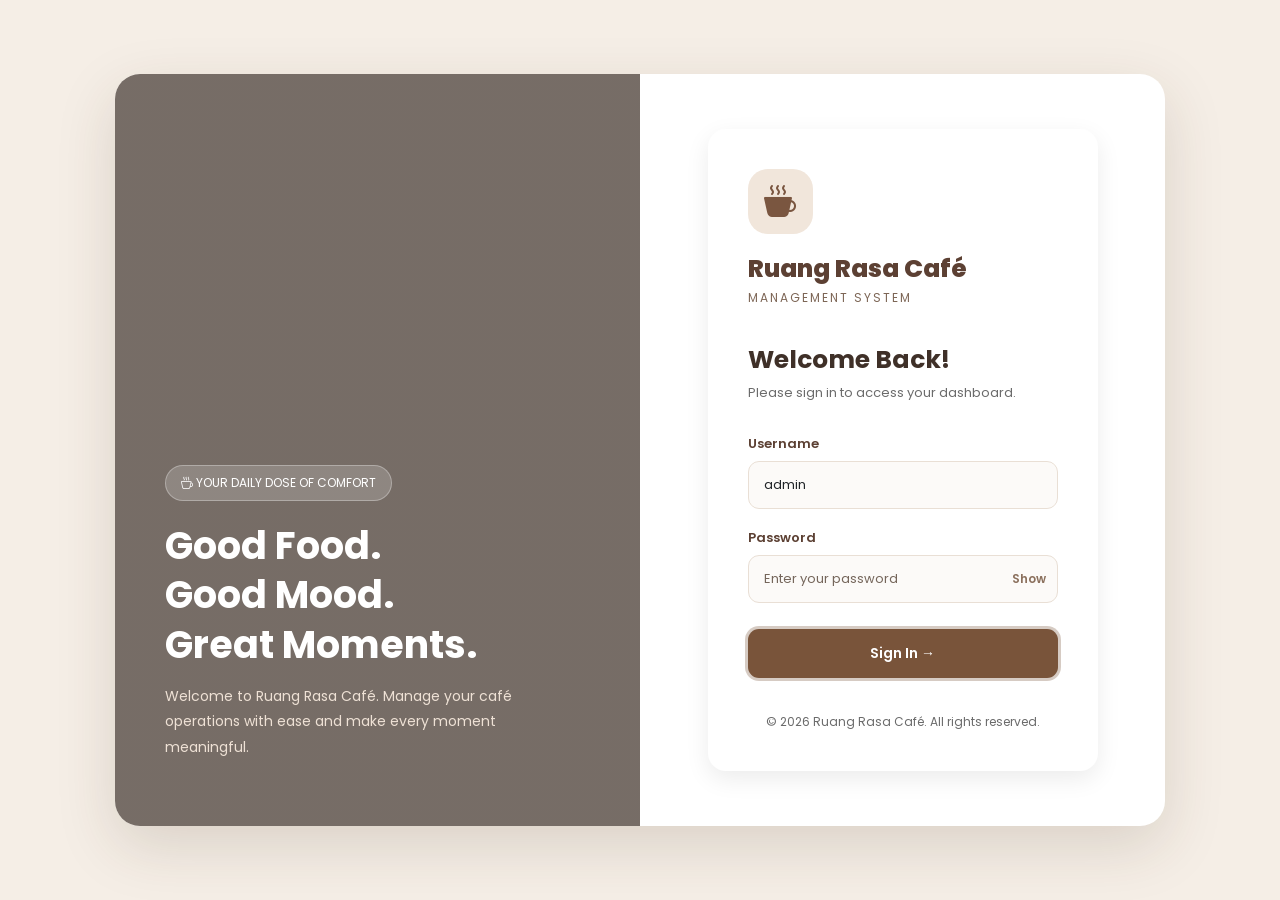
<file: index.html>
<!DOCTYPE html>
<html lang="en">
<head>
    <meta charset="UTF-8">
    <meta name="viewport" content="width=device-width, initial-scale=1.0">

    <title>Ruang Rasa Café | Login</title>

    <link href="https://fonts.googleapis.com/css2?family=Poppins:wght@400;500;600;700;800&display=swap" rel="stylesheet">

    <link href="https://cdn.jsdelivr.net/npm/bootstrap@5.3.3/dist/css/bootstrap.min.css" rel="stylesheet">
    <link href="https://cdn.jsdelivr.net/npm/bootstrap-icons@1.11.3/font/bootstrap-icons.min.css" rel="stylesheet">

    <link rel="stylesheet" href="css/style.css">

    <!-- Login session (redirects to dashboard if already logged in) -->
    <script src="js/auth.js"></script>

    <style>
        * {
            box-sizing: border-box;
        }

        body.login-page {
            margin: 0;
            min-height: 100vh;
            font-family: 'Poppins', sans-serif;
            background: #f5eee6;
            display: flex;
            align-items: center;
            justify-content: center;
            padding: 25px;
        }

        .login-wrapper {
            width: 100%;
            max-width: 1050px;
            min-height: 620px;
            display: grid;
            grid-template-columns: 1fr 1fr;
            background: white;
            border-radius: 25px;
            overflow: hidden;
            box-shadow: 0 20px 60px rgba(70, 45, 28, 0.15);
        }

        /* LEFT PANEL */

        .login-banner {
            position: relative;
            background:
                linear-gradient(rgba(45, 30, 20, 0.65), rgba(45, 30, 20, 0.65)),
                url("https://images.unsplash.com/photo-1442512595331-e89e73853f31?w=1200")
                center/cover;
            display: flex;
            align-items: flex-end;
            padding: 50px;
            color: white;
        }

        .banner-content {
            position: relative;
            z-index: 1;
        }

        .banner-label {
            display: inline-block;
            background: rgba(255,255,255,0.18);
            border: 1px solid rgba(255,255,255,0.3);
            padding: 8px 15px;
            border-radius: 30px;
            font-size: 12px;
            margin-bottom: 20px;
        }

        .banner-content h1 {
            font-size: 38px;
            font-weight: 700;
            line-height: 1.3;
            margin-bottom: 15px;
        }

        .banner-content p {
            color: #eee1d5;
            font-size: 14px;
            line-height: 1.8;
            max-width: 370px;
        }

        /* RIGHT PANEL */

        .login-panel {
            display: flex;
            align-items: center;
            justify-content: center;
            padding: 55px 45px;
        }

        .login-card {
            width: 100%;
            max-width: 390px;
        }

        .cafe-icon {
            width: 65px;
            height: 65px;
            background: #f1e6db;
            border-radius: 20px;
            display: flex;
            align-items: center;
            justify-content: center;
            font-size: 32px;
            margin-bottom: 20px;
        }

        .brand-name {
            color: #5c4033;
            font-size: 25px;
            font-weight: 800;
            margin-bottom: 5px;
        }

        .brand-subtitle {
            color: #7d6656;
            font-size: 12px;
            letter-spacing: 2px;
            text-transform: uppercase;
        }

        .welcome-title {
            color: #3f3028;
            font-weight: 700;
            font-size: 25px;
            margin-top: 38px;
        }

        .welcome-text {
            color: #6b6b6b;
            font-size: 13px;
            margin-bottom: 28px;
        }

        .form-label {
            color: #5c4033;
            font-size: 13px;
            font-weight: 600;
        }

        .form-control {
            border: 1px solid #e9dfd5;
            border-radius: 11px;
            padding: 13px 15px;
            font-size: 13px;
            background: #fcfaf8;
        }

        .form-control:focus {
            border-color: #9b7658;
            box-shadow: 0 0 0 3px rgba(155, 118, 88, 0.12);
            background: white;
        }

        /* The field the demo auto-fill is typing into */
        .form-control.is-typing {
            border-color: #9b7658;
            box-shadow: 0 0 0 3px rgba(155, 118, 88, 0.12);
            background: white;
        }

        .password-wrapper {
            position: relative;
        }

        .password-wrapper .form-control {
            padding-right: 65px;
        }

        .toggle-password {
            position: absolute;
            right: 4px;
            top: 50%;
            transform: translateY(-50%);
            min-width: 48px;
            min-height: 44px;
            padding: 0 8px;
            border: none;
            background: transparent;
            color: #8b705d;
            font-size: 12px;
            font-weight: 600;
            cursor: pointer;
        }

        .login-btn {
            background: #79543a;
            color: white;
            border: none;
            border-radius: 11px;
            padding: 14px;
            font-size: 14px;
            font-weight: 600;
            margin-top: 10px;
            transition: 0.3s;
        }

        .login-btn:hover {
            background: #5c4033;
            color: white;
            transform: translateY(-2px);
            box-shadow: 0 7px 18px rgba(92, 64, 51, 0.2);
        }

        /* Bootstrap's focus style would clear the background,
           so keep it brown and add a visible focus ring */
        .login-btn:focus,
        .login-btn:focus-visible {
            background: #79543a;
            color: white;
            box-shadow: 0 0 0 3px rgba(121, 84, 58, 0.3);
        }

        .login-btn:disabled {
            background: #a58c79;
            cursor: not-allowed;
        }

        .error-message {
            color: #d9534f;
            background: #fff0ef;
            border-radius: 8px;
            padding: 9px 12px;
            font-size: 12px;
            display: none;
            margin-bottom: 12px;
        }

        .error-message.shake {
            animation: shake .35s ease;
        }

        @keyframes shake {
            20%, 60% { transform: translateX(-6px); }
            40%, 80% { transform: translateX(6px); }
        }

        .login-footer {
            color: #6b6b6b;
            font-size: 12px;
            margin-top: 35px;
            text-align: center;
        }

        @media (max-width: 768px) {

            .login-wrapper {
                grid-template-columns: 1fr;
                max-width: 450px;
            }

            .login-banner {
                min-height: 230px;
                padding: 30px;
            }

            .banner-content h1 {
                font-size: 27px;
            }

            .login-panel {
                padding: 40px 28px;
            }

            .welcome-title {
                margin-top: 25px;
            }
        }

        @media (max-width: 400px) {
            body.login-page {
                padding: 12px;
            }

            .login-panel {
                padding: 35px 20px;
            }
        }
    </style>
</head>

<body class="login-page">

    <div class="login-wrapper">

        <!-- LEFT BANNER -->
        <div class="login-banner">

            <div class="banner-content">

                <span class="banner-label">
                    <i class="bi bi-cup-hot" aria-hidden="true"></i> YOUR DAILY DOSE OF COMFORT
                </span>

                <h1>
                    Good Food.<br>
                    Good Mood.<br>
                    Great Moments.
                </h1>

                <p>
                    Welcome to Ruang Rasa Café.
                    Manage your café operations with ease
                    and make every moment meaningful.
                </p>

            </div>

        </div>


        <!-- RIGHT LOGIN PANEL -->
        <div class="login-panel">

            <div class="login-card">

                <div class="cafe-icon"><i class="bi bi-cup-hot-fill" aria-hidden="true"></i></div>

                <h2 class="brand-name">Ruang Rasa Café</h2>

                <p class="brand-subtitle">
                    Management System
                </p>


                <h3 class="welcome-title">Welcome Back!</h3>

                <p class="welcome-text">
                    Please sign in to access your dashboard.
                </p>


                <!-- LOGIN FORM -->
                <form id="loginForm">

                    <div class="mb-3">

                        <label for="username" class="form-label">
                            Username
                        </label>

                        <input
                            type="text"
                            id="username"
                            class="form-control"
                            placeholder="Enter your username"
                            autocomplete="username"
                            required
                        >

                    </div>


                    <div class="mb-3">

                        <label for="password" class="form-label">
                            Password
                        </label>

                        <div class="password-wrapper">

                            <input
                                type="password"
                                id="password"
                                class="form-control"
                                placeholder="Enter your password"
                                autocomplete="current-password"
                                required
                            >

                            <button
                                type="button"
                                class="toggle-password"
                                id="togglePassword"
                            >
                                Show
                            </button>

                        </div>

                    </div>


                    <p id="errorMessage" class="error-message">
                        Invalid username or password.
                    </p>


                    <button
                        type="submit"
                        class="btn login-btn w-100"
                        id="loginButton"
                    >
                        Sign In →
                    </button>

                </form>



                <div class="login-footer">
                    © 2026 Ruang Rasa Café. All rights reserved.
                </div>

            </div>

        </div>

    </div>


    <!-- APP SCRIPTS -->
    <script src="js/ui.js"></script>
    <script src="js/login.js"></script>


    <!-- SHOW / HIDE PASSWORD -->
    <script>

        const passwordInput = document.getElementById("password");

        const togglePassword = document.getElementById("togglePassword");

        togglePassword.addEventListener("click", function() {

            if (passwordInput.type === "password") {

                passwordInput.type = "text";

                togglePassword.textContent = "Hide";

            } else {

                passwordInput.type = "password";

                togglePassword.textContent = "Show";

            }

        });

    </script>

</body>
</html>
</file>
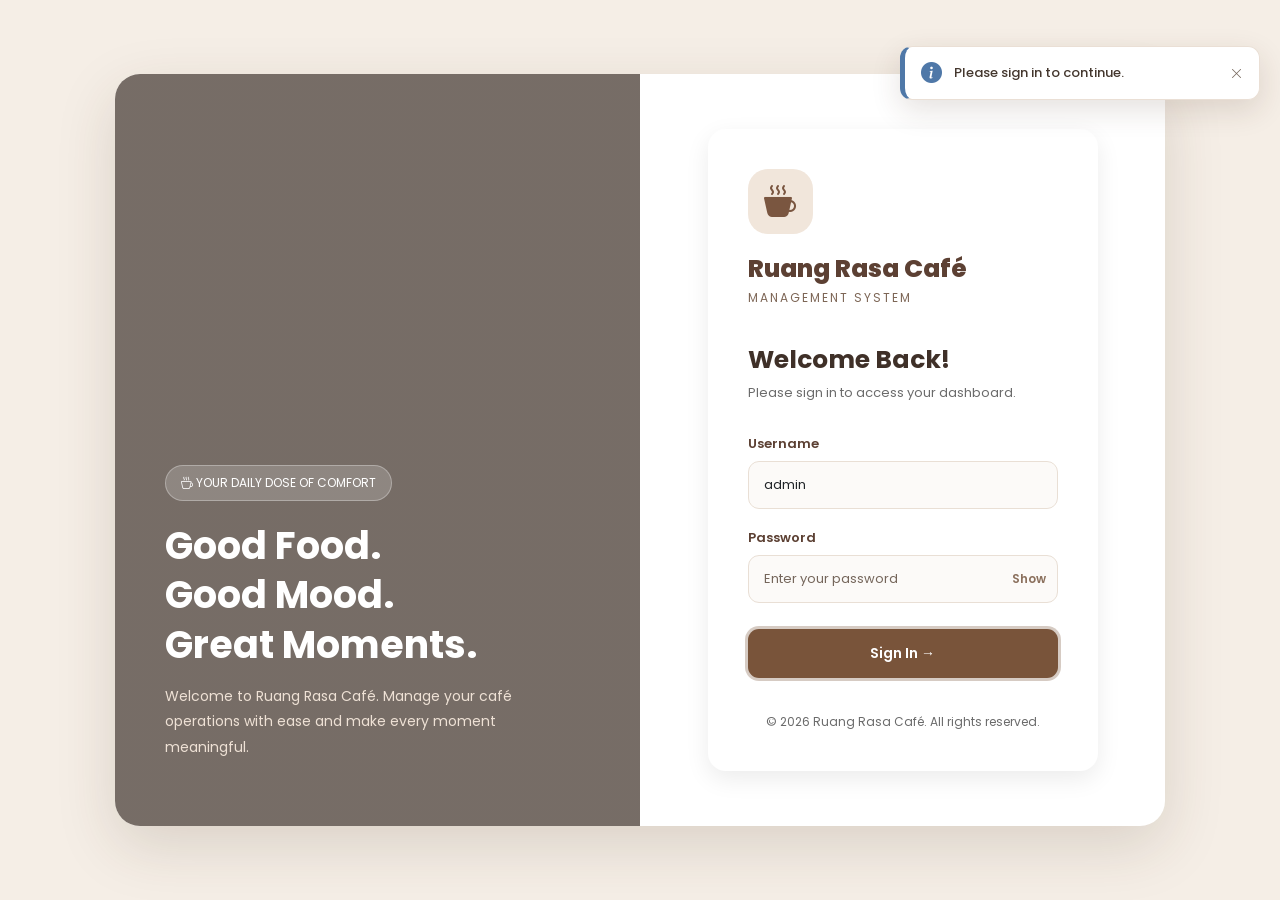
<file: kitchen.html>
<!DOCTYPE html>
<html lang="en">
<head>
    <meta charset="UTF-8">
    <meta name="viewport" content="width=device-width, initial-scale=1.0">

    <title>Kitchen Display | Ruang Rasa Café</title>

    <link href="https://cdn.jsdelivr.net/npm/bootstrap@5.3.3/dist/css/bootstrap.min.css" rel="stylesheet">
    <link href="https://cdn.jsdelivr.net/npm/bootstrap-icons@1.11.3/font/bootstrap-icons.min.css" rel="stylesheet">
    <link href="https://fonts.googleapis.com/css2?family=Poppins:wght@400;500;600;700;800&display=swap" rel="stylesheet">

    <!-- Shared styles (the kitchen screen styles are in section 13) -->
    <link rel="stylesheet" href="css/style.css">

    <!-- Login check: sends logged-out visitors to index.html -->
    <script src="js/auth.js"></script>
    <!-- Light / dark theme (applied before the page is drawn) -->
    <script src="js/theme.js"></script>
</head>

<body class="kds-page">

<a href="#main" class="skip-link">Skip to main content</a>

<div class="layout">

    <!-- MENU BUTTON (only visible in full screen, top-left corner; see js/layout.js) -->
    <button type="button" class="kds-menu-btn" data-menu-toggle
        aria-label="Open menu" aria-controls="sidebar" aria-expanded="false" title="Menu">
        <i class="bi bi-list" aria-hidden="true"></i>
    </button>

    <!-- MOBILE TOP BAR (only visible on small screens) -->
    <header class="mobile-topbar">
        <button type="button" class="menu-toggle" id="menuToggle"
            aria-label="Open menu" aria-controls="sidebar" aria-expanded="false">
            <span></span><span></span><span></span>
        </button>
        <span class="mobile-brand"><i class="bi bi-cup-hot-fill" aria-hidden="true"></i> Ruang Rasa</span>
    </header>

    <!-- Dark background behind the open mobile menu -->
    <div class="sidebar-overlay" id="sidebarOverlay"></div>

    <!-- SIDEBAR (same on every page) -->
    <aside class="sidebar" id="sidebar" aria-label="Main navigation">

        <div class="brand"><i class="bi bi-cup-hot-fill" aria-hidden="true"></i> Ruang Rasa</div>
        <div class="brand-subtitle">Café Management System</div>

        <div class="nav-label">MAIN MENU</div>

        <a href="dashboard.html"><i class="bi bi-house-door" aria-hidden="true"></i> Dashboard</a>
        <a href="menu.html"><i class="bi bi-journal-text" aria-hidden="true"></i> Menu Management</a>
        <a href="orders.html"><i class="bi bi-receipt" aria-hidden="true"></i> Order Management</a>
        <a href="kitchen.html" class="active" aria-current="page"><i class="bi bi-fire" aria-hidden="true"></i> Kitchen Display</a>
        <a href="sales.html"><i class="bi bi-bar-chart-line" aria-hidden="true"></i> Sales Report</a>

        <div class="nav-label">ACCOUNT</div>

        <div class="sidebar-user">
            <span class="sidebar-avatar" data-user-initial>A</span>
            <div>
                <strong data-username>Admin</strong>
                <small data-user-role>Administrator</small>
            </div>
        </div>

        <button type="button" class="sidebar-action" data-theme-toggle aria-pressed="false">
            <i class="bi bi-moon-stars" aria-hidden="true"></i> <span>Dark mode</span>
        </button>

        <button type="button" class="sidebar-action" data-reset-demo>
            <i class="bi bi-arrow-counterclockwise" aria-hidden="true"></i> Reset demo data
        </button>

        <a href="index.html" data-logout><i class="bi bi-box-arrow-left" aria-hidden="true"></i> Logout</a>

    </aside>

    <!-- MAIN CONTENT -->
    <main class="main-content" id="main" tabindex="-1">

        <div class="page-header">
            <div>
                <h2>Kitchen Display</h2>
                <p>New orders appear here automatically. Oldest orders are shown first.</p>
            </div>

            <div class="kds-toolbar">
                <span class="kds-clock" id="kdsClock" aria-label="Current time">--:--</span>

                <button type="button" class="btn btn-outline-secondary" id="soundToggle" data-sound-toggle aria-pressed="false">
                    <i class="bi bi-volume-mute" aria-hidden="true"></i> <span>Sound off</span>
                </button>
            </div>
        </div>

        <!-- Two columns: New (Pending) and Cooking (Preparing) -->
        <div class="kds-board">

            <section class="kds-column pending" aria-labelledby="newTitle">
                <h3 class="kds-column-title" id="newTitle">
                    <i class="bi bi-bell" aria-hidden="true"></i> New
                    <span class="kds-count" id="pendingCount">0</span>
                </h3>
                <div class="kds-list" id="pendingList"></div>
            </section>

            <section class="kds-column preparing" aria-labelledby="cookingTitle">
                <h3 class="kds-column-title" id="cookingTitle">
                    <i class="bi bi-fire" aria-hidden="true"></i> Cooking
                    <span class="kds-count" id="preparingCount">0</span>
                </h3>
                <div class="kds-list" id="preparingList"></div>
            </section>

        </div>

        <!-- Recently finished orders, so a mistake can be undone -->
        <section class="kds-done" aria-labelledby="doneTitle">
            <h3 class="kds-column-title" id="doneTitle">
                <i class="bi bi-check2-circle" aria-hidden="true"></i> Recently completed
            </h3>
            <div class="kds-done-list" id="completedList"></div>
        </section>

        <!-- Screen readers hear new orders announced here -->
        <div class="visually-hidden" aria-live="polite" id="kdsAnnouncer"></div>

        <div class="app-footer">© 2026 Ruang Rasa Café Management System</div>

    </main>
</div>

<!-- APP SCRIPTS (order matters: each file uses the ones above it) -->
<script src="js/ui.js"></script>
<script src="js/data.js"></script>
<script src="js/layout.js"></script>
<script src="js/kitchen.js"></script>

</body>
</html>
</file>
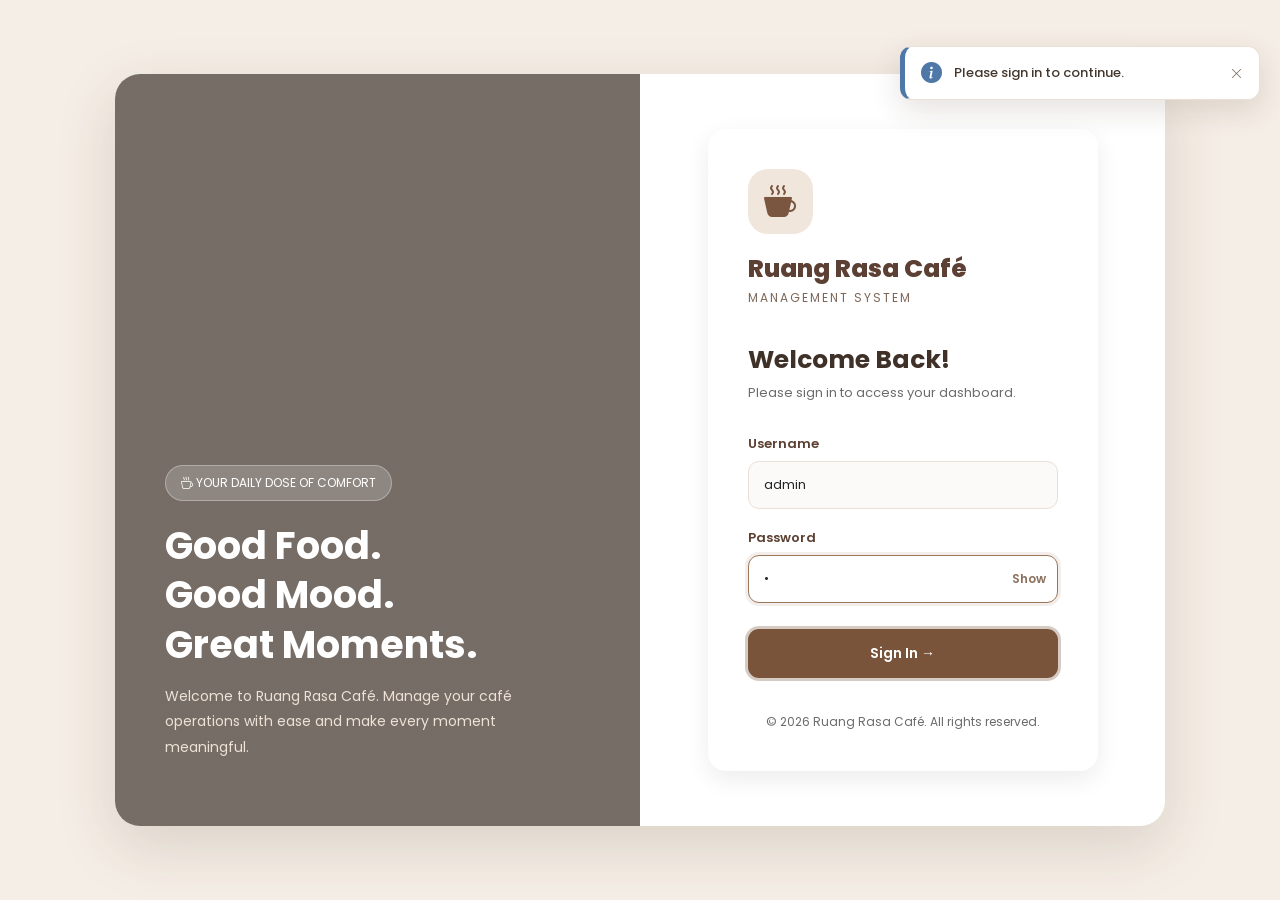
<file: menu.html>
<!DOCTYPE html>
<html lang="en">
<head>
    <meta charset="UTF-8">
    <meta name="viewport" content="width=device-width, initial-scale=1.0">

    <title>Menu Management | Ruang Rasa Café</title>

    <link href="https://cdn.jsdelivr.net/npm/bootstrap@5.3.3/dist/css/bootstrap.min.css" rel="stylesheet">
    <link href="https://cdn.jsdelivr.net/npm/bootstrap-icons@1.11.3/font/bootstrap-icons.min.css" rel="stylesheet">

    <link href="https://fonts.googleapis.com/css2?family=Poppins:wght@400;500;600;700;800&display=swap" rel="stylesheet">

    <!-- Shared styles: colours, sidebar, layout, modals -->
    <link rel="stylesheet" href="css/style.css">

    <!-- Login check: sends logged-out visitors to index.html -->
    <script src="js/auth.js"></script>
    <!-- Light / dark theme (applied before the page is drawn) -->
    <script src="js/theme.js"></script>

    <style>
        /* Sidebar, layout, page header and buttons live in css/style.css */

        .summary-card {
            background: white;
            border: none;
            border-radius: 17px;
            padding: 22px;
            height: 100%;
            box-shadow: 0 4px 18px rgba(70, 45, 30, .06);
        }

        .summary-card h3 {
            color: #a8754e;
            font-weight: 700;
            font-size: 27px;
        }

        .summary-icon {
            width: 43px;
            height: 43px;
            display: flex;
            align-items: center;
            justify-content: center;
            background: #f2e8df;
            border-radius: 12px;
            font-size: 21px;
            margin-bottom: 13px;
        }

        .form-control,
        .form-select {
            padding: 11px;
        }

        .menu-toolbar {
            display: flex;
            justify-content: space-between;
            align-items: center;
            flex-wrap: wrap;
            gap: 15px;
            margin: 35px 0 25px;
        }

        .menu-toolbar h4 {
            font-weight: 700;
            margin: 0;
        }

        .search-box {
            max-width: 300px;
        }

        .category-section {
            margin-bottom: 38px;
        }

        .category-heading {
            display: flex;
            align-items: center;
            gap: 12px;
            margin-bottom: 18px;
            padding-bottom: 12px;
            border-bottom: 2px solid #eadfd5;
        }

        .category-heading h4 {
            font-size: 20px;
            font-weight: 700;
            margin: 0;
            color: #49382e;
        }

        .category-count {
            background: #f0e3d7;
            color: var(--accent-text);
            padding: 5px 11px;
            border-radius: 20px;
            font-size: 12px;
            font-weight: 600;
        }

        .menu-card {
            background: white;
            border: none;
            border-radius: 16px;
            overflow: hidden;
            height: 100%;
            box-shadow: 0 4px 18px rgba(70, 45, 30, .06);
            transition: .25s ease;
        }

        .menu-card:hover {
            transform: translateY(-5px);
            box-shadow: 0 10px 25px rgba(70, 45, 30, .12);
        }

        .menu-card img {
            width: 100%;
            height: 175px;
            object-fit: cover;
            background: #f2e8df;
        }

        /* Sold out: greyed photo + label, so it stands out in the list */
        .menu-img-wrap {
            position: relative;
        }

        .menu-card.sold-out img {
            filter: grayscale(1);
            opacity: .55;
        }

        .availability-switch {
            margin: 12px 0 0;
            padding: 0;
            display: flex;
            align-items: center;
            gap: 10px;
            min-height: 44px;
            border-top: 1px solid var(--brown-200);
            font-size: 12px;
            font-weight: 600;
            color: var(--completed-fg);
        }

        .availability-switch .form-check-input {
            float: none;
            margin: 0;
            width: 44px;
            height: 24px;
            flex-shrink: 0;
            cursor: pointer;
        }

        /* The whole row is the tap target, not just the small switch */
        .availability-switch .form-check-label {
            flex: 1;
            min-height: 44px;
            align-self: stretch;
            display: flex;
            align-items: center;
            cursor: pointer;
        }

        .availability-switch .form-check-input:checked {
            background-color: var(--completed-fg);
            border-color: var(--completed-fg);
        }

        .menu-card.sold-out .availability-switch {
            color: var(--danger);
        }

        .menu-info {
            padding: 16px;
        }

        .category {
            display: inline-block;
            background: #f2e8df;
            color: var(--accent-text);
            border-radius: 20px;
            padding: 5px 10px;
            font-size: 12px;
            font-weight: 600;
        }

        .menu-info h5 {
            font-size: 15px;
            font-weight: 700;
            margin: 12px 0;
            min-height: 23px;
        }

        .price {
            color: var(--price-text);
            font-size: 17px;
            font-weight: 700;
        }

        .edit-btn,
        .delete-btn {
            border-radius: 7px;
            font-size: 13px;
            padding: 6px 10px;
        }

        .empty-menu {
            background: white;
            padding: 45px 20px;
            border-radius: 15px;
            text-align: center;
            color: var(--text-muted);
        }

        footer {
            text-align: center;
            color: var(--text-muted);
            font-size: 12px;
            padding: 25px 0 5px;
        }

        @media (max-width: 768px) {
            .search-box {
                max-width: 100%;
                width: 100%;
            }

            .menu-card img {
                height: 135px;
            }

            .menu-info {
                padding: 12px;
            }

            .menu-info h5 {
                font-size: 13px;
            }

            .price {
                font-size: 14px;
            }
        }
    </style>
</head>

<body>

<a href="#main" class="skip-link">Skip to main content</a>

<div class="layout">

    <!-- SIDEBAR (same on every page) -->
    <!-- MOBILE TOP BAR (only visible on small screens) -->
    <header class="mobile-topbar">
        <button type="button" class="menu-toggle" id="menuToggle"
            aria-label="Open menu" aria-controls="sidebar" aria-expanded="false">
            <span></span><span></span><span></span>
        </button>
        <span class="mobile-brand"><i class="bi bi-cup-hot-fill" aria-hidden="true"></i> Ruang Rasa</span>
    </header>

    <!-- Dark background behind the open mobile menu -->
    <div class="sidebar-overlay" id="sidebarOverlay"></div>

    <aside class="sidebar" id="sidebar" aria-label="Main navigation">

        <div class="brand"><i class="bi bi-cup-hot-fill" aria-hidden="true"></i> Ruang Rasa</div>
        <div class="brand-subtitle">Café Management System</div>

        <div class="nav-label">MAIN MENU</div>

        <a href="dashboard.html"><i class="bi bi-house-door" aria-hidden="true"></i> Dashboard</a>
        <a href="menu.html" class="active" aria-current="page"><i class="bi bi-journal-text" aria-hidden="true"></i> Menu Management</a>
        <a href="orders.html"><i class="bi bi-receipt" aria-hidden="true"></i> Order Management</a>
        <a href="kitchen.html"><i class="bi bi-fire" aria-hidden="true"></i> Kitchen Display</a>
        <a href="sales.html"><i class="bi bi-bar-chart-line" aria-hidden="true"></i> Sales Report</a>

        <div class="nav-label">ACCOUNT</div>

        <div class="sidebar-user">
            <span class="sidebar-avatar" data-user-initial>A</span>
            <div>
                <strong data-username>Admin</strong>
                <small data-user-role>Administrator</small>
            </div>
        </div>

        <button type="button" class="sidebar-action" data-theme-toggle aria-pressed="false">
            <i class="bi bi-moon-stars" aria-hidden="true"></i> <span>Dark mode</span>
        </button>

        <button type="button" class="sidebar-action" data-reset-demo>
            <i class="bi bi-arrow-counterclockwise" aria-hidden="true"></i> Reset demo data
        </button>

        <a href="index.html" data-logout><i class="bi bi-box-arrow-left" aria-hidden="true"></i> Logout</a>

    </aside>

        <main class="main-content" id="main" tabindex="-1">

            <div class="page-header">
                <div>
                    <h2>Menu Management</h2>
                    <p>Manage your café food and beverages.</p>
                </div>

                <button type="button" class="btn btn-brand" onclick="addMenu()">
                    <i class="bi bi-plus-lg" aria-hidden="true"></i> Add Menu
                </button>
            </div>

            <!-- SUMMARY CARDS -->

            <div class="row g-3 mb-4">

                <div class="col-6 col-md-4">
                    <div class="summary-card">
                        <div class="summary-icon"><i class="bi bi-journal-text" aria-hidden="true"></i></div>
                        <p class="text-secondary mb-1">Total Menu Items</p>
                        <h3 id="totalMenu">0</h3>
                        <small class="text-secondary">All dishes on the menu</small>
                    </div>
                </div>

                <div class="col-6 col-md-4">
                    <div class="summary-card">
                        <div class="summary-icon"><i class="bi bi-folder2-open" aria-hidden="true"></i></div>
                        <p class="text-secondary mb-1">Menu Categories</p>
                        <h3 id="totalCategories">0</h3>
                        <small class="text-secondary">Food and beverage categories</small>
                    </div>
                </div>

                <div class="col-12 col-md-4">
                    <div class="summary-card">
                        <div class="summary-icon"><i class="bi bi-slash-circle" aria-hidden="true"></i></div>
                        <p class="text-secondary mb-1">Sold Out</p>
                        <h3 id="soldOutCount">0</h3>
                        <small class="text-secondary">Hidden from new orders</small>
                        <button type="button" class="btn btn-sm btn-outline-secondary d-block mt-2" id="makeAllAvailable" hidden>
                            <i class="bi bi-arrow-counterclockwise" aria-hidden="true"></i> Make all available
                        </button>
                    </div>
                </div>

            </div>

            <!-- MENU LISTING -->

            <div class="menu-toolbar">

                <div>
                    <h4>Our Menu Collection</h4>
                    <small class="text-secondary">
                        Browse menu items by category.
                    </small>
                </div>

                <input type="text"
                    id="searchMenu"
                    aria-label="Search menu"
                    class="form-control search-box"
                    placeholder="Search menu...">

            </div>

            <div id="menuTable">
                <!-- Menu items generated by JavaScript -->
            </div>

            <footer>
                © 2026 Ruang Rasa Café Management System
            </footer>

        </main>

</div>

<!-- APP SCRIPTS (order matters: each file uses the ones above it) -->
<script src="js/ui.js"></script>
<script src="js/data.js"></script>
<script src="js/layout.js"></script>
<script src="js/menu.js"></script>

</body>
</html>
</file>
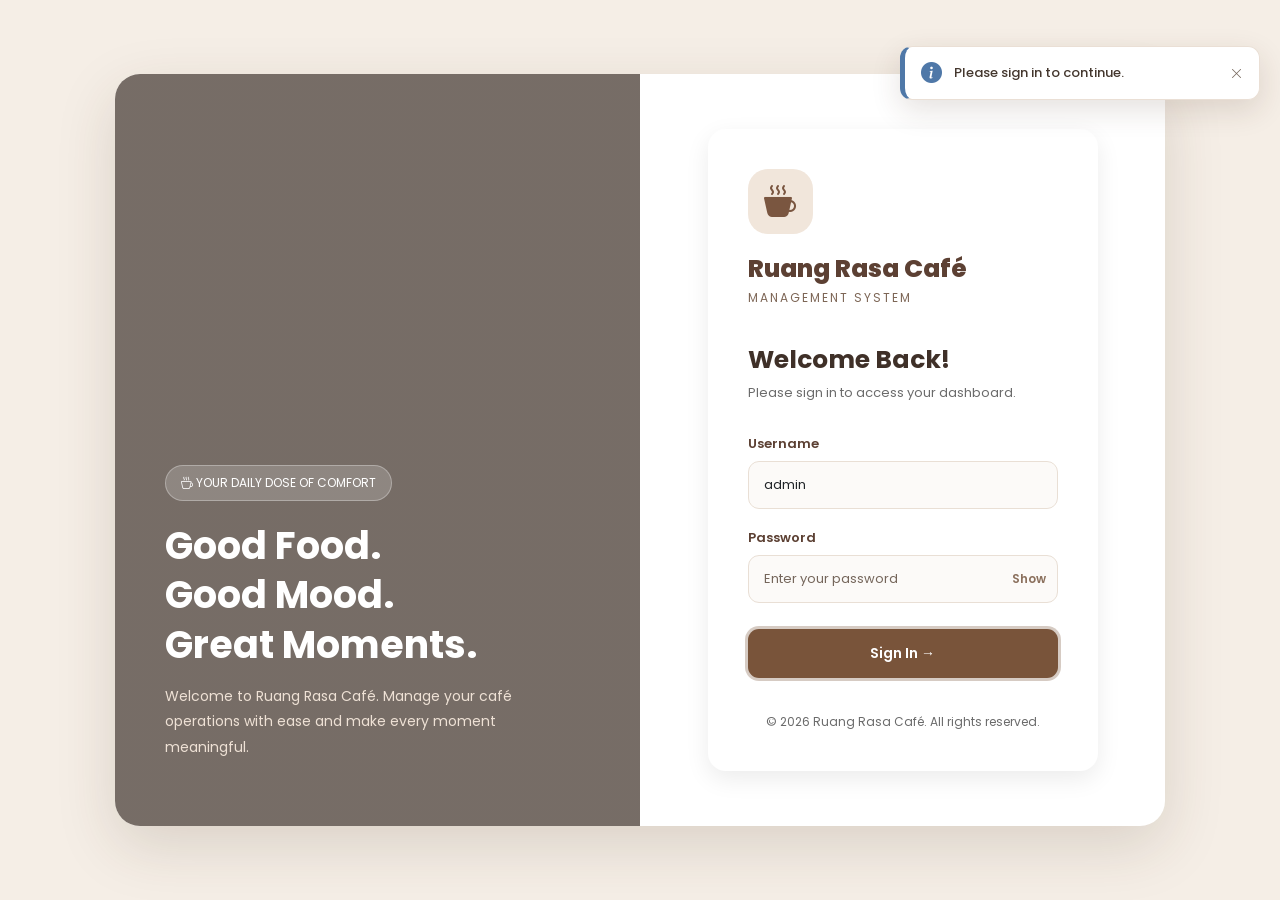
<file: orders.html>
<!DOCTYPE html>
<html lang="en">
<head>
    <meta charset="UTF-8">
    <meta name="viewport" content="width=device-width, initial-scale=1.0">

    <title>Order Management | Ruang Rasa Café</title>

    <link href="https://cdn.jsdelivr.net/npm/bootstrap@5.3.3/dist/css/bootstrap.min.css" rel="stylesheet">
    <link href="https://cdn.jsdelivr.net/npm/bootstrap-icons@1.11.3/font/bootstrap-icons.min.css" rel="stylesheet">
    <link href="https://fonts.googleapis.com/css2?family=Poppins:wght@400;500;600;700;800&display=swap" rel="stylesheet">

    <!-- Shared styles: colours, sidebar, layout, modals, POS -->
    <link rel="stylesheet" href="css/style.css">

    <!-- Login check: sends logged-out visitors to index.html -->
    <script src="js/auth.js"></script>
    <!-- Light / dark theme (applied before the page is drawn) -->
    <script src="js/theme.js"></script>

    <style>
        .summary-card {
            background: white;
            border-radius: 16px;
            padding: 20px;
            box-shadow: var(--shadow);
            height: 100%;
            border-left: 4px solid var(--brown-200);
        }

        .summary-card.pending   { border-left-color: var(--pending-fg); }
        .summary-card.preparing { border-left-color: var(--preparing-fg); }
        .summary-card.completed { border-left-color: var(--completed-fg); }

        .summary-card .card-label {
            color: var(--text-muted);
            font-size: 12px;
            margin: 0;
            font-weight: 500;
            line-height: 1.2;
        }

        .summary-card h3 {
            color: var(--brown-900);
            font-weight: 700;
            margin: 8px 0 2px;
        }

        .section-title {
            font-weight: 700;
            color: var(--brown-900);
            margin: 0;
        }

        .section-subtitle {
            color: var(--text-muted);
            font-size: 12px;
            margin: 2px 0 0;
        }

        .table thead th {
            background: var(--cream-50);
            color: var(--brown-700);
            font-size: 12px;
            font-weight: 600;
            padding: 13px;
            white-space: nowrap;
        }

        .table tbody td {
            padding: 13px;
            vertical-align: middle;
            font-size: 13px;
        }

        .food-img {
            width: 38px;
            height: 38px;
            object-fit: cover;
            border-radius: 9px;
        }

        .order-search {
            max-width: 240px;
        }

        @media (max-width: 768px) {
            .order-search {
                max-width: 100%;
            }
        }
    </style>
</head>

<body>

<a href="#main" class="skip-link">Skip to main content</a>

<div class="layout">

    <!-- SIDEBAR (same on every page) -->
    <!-- MOBILE TOP BAR (only visible on small screens) -->
    <header class="mobile-topbar">
        <button type="button" class="menu-toggle" id="menuToggle"
            aria-label="Open menu" aria-controls="sidebar" aria-expanded="false">
            <span></span><span></span><span></span>
        </button>
        <span class="mobile-brand"><i class="bi bi-cup-hot-fill" aria-hidden="true"></i> Ruang Rasa</span>
    </header>

    <!-- Dark background behind the open mobile menu -->
    <div class="sidebar-overlay" id="sidebarOverlay"></div>

    <aside class="sidebar" id="sidebar" aria-label="Main navigation">

        <div class="brand"><i class="bi bi-cup-hot-fill" aria-hidden="true"></i> Ruang Rasa</div>
        <div class="brand-subtitle">Café Management System</div>

        <div class="nav-label">MAIN MENU</div>

        <a href="dashboard.html"><i class="bi bi-house-door" aria-hidden="true"></i> Dashboard</a>
        <a href="menu.html"><i class="bi bi-journal-text" aria-hidden="true"></i> Menu Management</a>
        <a href="orders.html" class="active" aria-current="page"><i class="bi bi-receipt" aria-hidden="true"></i> Order Management</a>
        <a href="kitchen.html"><i class="bi bi-fire" aria-hidden="true"></i> Kitchen Display</a>
        <a href="sales.html"><i class="bi bi-bar-chart-line" aria-hidden="true"></i> Sales Report</a>

        <div class="nav-label">ACCOUNT</div>

        <div class="sidebar-user">
            <span class="sidebar-avatar" data-user-initial>A</span>
            <div>
                <strong data-username>Admin</strong>
                <small data-user-role>Administrator</small>
            </div>
        </div>

        <button type="button" class="sidebar-action" data-theme-toggle aria-pressed="false">
            <i class="bi bi-moon-stars" aria-hidden="true"></i> <span>Dark mode</span>
        </button>

        <button type="button" class="sidebar-action" data-reset-demo>
            <i class="bi bi-arrow-counterclockwise" aria-hidden="true"></i> Reset demo data
        </button>

        <a href="index.html" data-logout><i class="bi bi-box-arrow-left" aria-hidden="true"></i> Logout</a>

    </aside>

    <!-- MAIN CONTENT -->
    <main class="main-content" id="main" tabindex="-1">

        <div class="page-header">
            <div>
                <h2>Order Management</h2>
                <p>Tap a dish to add it to the order, then place it from the cart.</p>
            </div>
        </div>

        <!-- SUMMARY CARDS (filled by JavaScript) -->
        <div class="row g-3 mb-4">

            <div class="col-6 col-lg-3">
                <div class="summary-card">
                    <p class="card-label">Total Orders</p>
                    <h3 id="totalOrders">0</h3>
                    <small class="text-muted">All customer orders</small>
                </div>
            </div>

            <div class="col-6 col-lg-3">
                <div class="summary-card pending">
                    <p class="card-label">Pending</p>
                    <h3 id="pendingOrders">0</h3>
                    <small class="text-muted">Waiting for preparation</small>
                </div>
            </div>

            <div class="col-6 col-lg-3">
                <div class="summary-card preparing">
                    <p class="card-label">Preparing</p>
                    <h3 id="preparingOrders">0</h3>
                    <small class="text-muted">Being prepared</small>
                </div>
            </div>

            <div class="col-6 col-lg-3">
                <div class="summary-card completed">
                    <p class="card-label">Completed</p>
                    <h3 id="completedOrders">0</h3>
                    <small class="text-muted">Orders completed</small>
                </div>
            </div>

        </div>

        <!-- POINT OF SALE: MENU GRID + CART -->
        <div class="row g-4 align-items-start">

            <!-- MENU GRID -->
            <div class="col-lg-8">
                <div class="card-box">

                    <div class="d-flex justify-content-between align-items-center flex-wrap gap-2 mb-3">
                        <div>
                            <h5 class="section-title">Create New Order</h5>
                            <p class="section-subtitle">Tap a dish to add it. Tap again to add one more.</p>
                        </div>

                        <input type="search"
                            id="posSearch"
                            class="form-control order-search"
                            placeholder="Search dishes..."
                            aria-label="Search dishes">
                    </div>

                    <!-- Category chips (filled by JavaScript) -->
                    <div class="chip-row" id="posCategories" role="tablist" aria-label="Menu categories"></div>

                    <!-- Dish cards (filled by JavaScript) -->
                    <div class="pos-grid" id="posMenuGrid"></div>

                </div>
            </div>

            <!-- CART -->
            <div class="col-lg-4">
                <div class="card-box cart-panel" id="cartPanel">

                    <!-- Shown while changing an order that was already placed -->
                    <div class="edit-banner" id="editBanner" hidden>
                        <i class="bi bi-pencil-square" aria-hidden="true"></i>
                        <span id="editBannerText">Editing order</span>
                        <button type="button" class="link-btn ms-auto" onclick="cancelEdit()">Cancel</button>
                    </div>

                    <div class="cart-panel-header">
                        <h5><i class="bi bi-cart3" aria-hidden="true"></i> Current Order</h5>
                        <span class="cart-count-pill" id="cartCount">0 items</span>
                    </div>

                    <label class="form-label small" for="customerName">Customer Name</label>
                    <input type="text"
                        id="customerName"
                        class="form-control"
                        placeholder="e.g. Aina"
                        autocomplete="off">

                    <!-- Add mode: what the kitchen is already cooking (read only) -->
                    <div class="locked-items" id="lockedItems" hidden></div>

                    <div class="cart-list" id="cartList">
                        <!-- Cart rows generated by JavaScript -->
                    </div>

                    <div class="cart-total-row">
                        <span id="cartTotalLabel">Total</span>
                        <div class="cart-total" id="cartTotal">RM 0.00</div>
                    </div>

                    <!-- PAYMENT (filled by JavaScript). Hidden when no money changes hands. -->
                    <fieldset class="payment-box" id="paymentBox">
                        <legend class="form-label small" id="paymentTitle">Payment</legend>

                        <div class="pay-methods" id="payMethods"></div>

                        <!-- Cash only: how much the customer handed over -->
                        <div class="cash-fields" id="cashFields">
                            <label class="form-label small" for="cashReceived">Cash received</label>
                            <div class="input-group has-validation">
                                <span class="input-group-text">RM</span>
                                <input type="number"
                                    id="cashReceived"
                                    class="form-control"
                                    min="0"
                                    step="0.01"
                                    inputmode="decimal"
                                    placeholder="0.00">
                            </div>
                            <div class="cash-quick" id="cashQuick"></div>
                            <div class="cash-change" id="cashChange" aria-live="polite"></div>
                        </div>
                    </fieldset>

                    <!-- Changing an order made it cheaper -->
                    <div class="refund-note" id="refundNote" hidden></div>

                    <div class="d-flex justify-content-between align-items-center gap-3">
                        <button type="button" class="link-btn" id="clearCartBtn" onclick="clearCart()">
                            Clear cart
                        </button>

                        <button type="button"
                            class="btn btn-brand flex-grow-1"
                            id="placeOrderBtn"
                            onclick="placeOrder()">
                            Place Order
                        </button>
                    </div>

                </div>
            </div>

        </div>

        <!-- ORDER LIST -->
        <div class="card-box mt-4" id="orderList">

            <div class="d-flex justify-content-between align-items-center flex-wrap gap-3 mb-3">

                <div>
                    <h5 class="section-title">Customer Orders</h5>
                    <p class="section-subtitle">Change the status as each order moves through the kitchen.</p>
                </div>

                <input type="search"
                    id="searchOrder"
                    class="form-control order-search"
                    placeholder="Search customer..."
                    aria-label="Search customer">

            </div>

            <!-- Status filter chips -->
            <div class="chip-row" id="orderStatusFilter">
                <button type="button" class="chip active" data-status="All">All</button>
                <button type="button" class="chip" data-status="Pending">Pending</button>
                <button type="button" class="chip" data-status="Preparing">Preparing</button>
                <button type="button" class="chip" data-status="Completed">Completed</button>
            </div>

            <div class="table-responsive">

                <table class="table table-hover align-middle table-stack">

                    <thead>
                        <tr>
                            <th>Order ID</th>
                            <th>Customer</th>
                            <th>Food Items</th>
                            <th>Date</th>
                            <th>Total</th>
                            <th>Status</th>
                            <th>Action</th>
                        </tr>
                    </thead>

                    <tbody id="orderTable">
                    </tbody>

                </table>

            </div>

        </div>

        <div class="app-footer">© 2026 Ruang Rasa Café Management System</div>

    </main>
</div>

<!-- Mobile: floating "view cart" bar (shown when cart has items) -->
<button type="button" class="mobile-cart-bar hidden" id="mobileCartBar"
    onclick="document.getElementById('cartPanel').scrollIntoView({ behavior: 'smooth' })">
    <span id="mobileCartCount">0 items</span>
    <span>View cart · <span id="mobileCartTotal">RM 0.00</span></span>
</button>

<!-- APP SCRIPTS (order matters: each file uses the ones above it) -->
<script src="js/ui.js"></script>
<script src="js/data.js"></script>
<script src="js/layout.js"></script>
<script src="js/orders.js"></script>

</body>
</html>
</file>
<file: css/style.css>
/* ======================================
   RUANG RASA CAFE - SHARED STYLES
   Every page loads this file. Page-specific
   styles stay inside each page's <style>.
   ====================================== */


/* ======================================
   1. DESIGN TOKENS (change colours here)
   ====================================== */

:root {
    --brown-900: #49372d;   /* sidebar, headings */
    --brown-700: #7a5640;   /* primary buttons */
    --brown-500: #a77c5b;   /* active link, accents */
    --brown-200: #eadfd5;   /* borders */
    --cream-100: #f3e9df;   /* icon tiles, chips */
    --cream-50:  #f8f5f0;   /* page background */
    --white:     #ffffff;

    --text:       #44372e;
    --text-muted: #75665b;   /* 5.6:1 contrast on white (WCAG AA) */
    --heading:    #49372d;   /* headings and strong text */
    --accent-text: #7a5640;  /* brown text on light chips */
    --price-text:  #8d6243;  /* prices on white (5.3:1) */
    --active-bg:   #8f6749;  /* selected nav item, avatar: white text 5:1 */

    --pending-bg:   #fff0d6;  --pending-fg:   #8a5a10;
    --preparing-bg: #e7edff;  --preparing-fg: #4864ad;
    --completed-bg: #e2f4e8;  --completed-fg: #2f6d46;
    --danger:       #b5403f;

    --radius:    16px;
    --radius-sm: 10px;
    --shadow:    0 4px 18px rgba(70, 45, 30, .06);
    --shadow-lg: 0 10px 30px rgba(70, 45, 30, .14);
    --sidebar-width: 245px;
}


/* ======================================
   2. BASE
   ====================================== */

* {
    box-sizing: border-box;
}

body {
    margin: 0;
    font-family: 'Poppins', sans-serif;
    background: var(--cream-50);
    color: var(--text);
}

.form-label {
    color: var(--heading);
    font-weight: 500;
}

.form-control,
.form-select {
    border-radius: var(--radius-sm);
    border-color: #e5ddd5;
}

.form-control:focus,
.form-select:focus {
    border-color: var(--brown-500);
    box-shadow: 0 0 0 .2rem rgba(167, 124, 91, .18);
}


/* ======================================
   3. LOGIN PAGE
   ====================================== */

.login-card {
    background: var(--white);
    padding: 40px;
    border-radius: 18px;
    box-shadow: 0 8px 25px rgba(0, 0, 0, .08);
}

.cafe-icon {
    font-size: 45px;
    margin-bottom: 10px;
}

.login-btn {
    background: var(--brown-900);
    color: white;
    padding: 12px;
    border-radius: 8px;
    font-weight: 600;
}

.login-btn:hover {
    background: var(--brown-500);
    color: white;
}

.error-message {
    color: #dc3545;
    font-size: 13px;
    margin-bottom: 10px;
}


/* ======================================
   4. APP SHELL: LAYOUT + SIDEBAR
   ====================================== */

.layout {
    display: flex;
    min-height: 100vh;
}

/* No scroll bar of its own: when the menu is taller than the window,
   the page scroll bar takes you down to Logout. js/layout.js sets
   --sidebar-top so the menu then stays put with Logout in view. */
.sidebar {
    width: var(--sidebar-width);
    flex-shrink: 0;
    align-self: flex-start;
    background: var(--brown-900);
    color: white;
    --sidebar-pad: 28px;
    padding: var(--sidebar-pad) 18px;
    position: sticky;
    top: var(--sidebar-top, 0px);
    min-height: 100vh;
}

.sidebar .brand {
    font-size: 23px;
    font-weight: 800;
    margin-bottom: 3px;
}

.sidebar .brand-subtitle {
    color: #d6c4b5;
    font-size: 12px;
    margin-bottom: 30px;
}

.sidebar .nav-label {
    color: #d9c9bb;
    font-size: 12px;
    letter-spacing: 1.5px;
    margin: 20px 12px 12px;
}

.sidebar a {
    display: flex;
    align-items: center;
    gap: 10px;
    text-decoration: none;
    color: #e8ddd5;
    padding: 12px 14px;
    margin-bottom: 6px;
    border-radius: var(--radius-sm);
    font-size: 13px;
    transition: background .2s, color .2s;
}

.sidebar a:hover {
    background: rgba(255, 255, 255, .08);
    color: white;
}

.sidebar a.active {
    background: var(--active-bg);
    color: white;
    font-weight: 600;
}

/* Logged-in user card (above Logout) */
.sidebar-user {
    display: flex;
    align-items: center;
    gap: 10px;
    padding: 10px 12px;
    margin-bottom: 6px;
    border-radius: var(--radius-sm);
    background: rgba(255, 255, 255, .06);
}

.sidebar-avatar {
    width: 34px;
    height: 34px;
    flex-shrink: 0;
    border-radius: 50%;
    background: var(--active-bg);
    color: white;
    font-weight: 700;
    font-size: 14px;
    display: flex;
    align-items: center;
    justify-content: center;
}

.sidebar-user strong {
    display: block;
    font-size: 13px;
    line-height: 1.2;
}

.sidebar-user small {
    color: #d9c9bb;
    font-size: 12px;
}

.main-content {
    flex: 1;
    min-width: 0;
    padding: 30px;
}


/* ======================================
   5. SHARED PAGE PIECES
   ====================================== */

.page-header {
    display: flex;
    justify-content: space-between;
    align-items: center;
    flex-wrap: wrap;
    gap: 15px;
    margin-bottom: 25px;
}

.page-header h2 {
    font-size: 24px;
    font-weight: 700;
    color: var(--heading);
    margin: 0;
}

.page-header p {
    color: var(--text-muted);
    font-size: 13px;
    margin: 4px 0 0;
}

.card-box {
    background: var(--white);
    border-radius: var(--radius);
    padding: 22px;
    box-shadow: var(--shadow);
}

/* Primary brand button, used on every page */
.btn-brand,
.btn-brown,
.btn-add,
.custom-btn {
    background: var(--brown-700);
    color: white;
    border: none;
    border-radius: var(--radius-sm);
    padding: 10px 18px;
    font-weight: 600;
    transition: background .2s, transform .1s;
}

.btn-brand:hover,
.btn-brown:hover,
.btn-add:hover,
.custom-btn:hover {
    background: var(--brown-900);
    color: white;
}

.btn-brand:active {
    transform: scale(.98);
}

.btn-brand:disabled {
    background: #cbbdb1;
    color: white;
    cursor: not-allowed;
}

/* Status badges (Pending / Preparing / Completed) */
.status-badge {
    display: inline-block;
    padding: 5px 12px;
    border-radius: 20px;
    font-size: 12px;
    font-weight: 600;
}

.status-pending,
.status-badge.pending     { background: var(--pending-bg);   color: var(--pending-fg); }
.status-preparing,
.status-badge.preparing   { background: var(--preparing-bg); color: var(--preparing-fg); }
.status-completed,
.status-badge.completed   { background: var(--completed-bg); color: var(--completed-fg); }

/* Empty state */
.empty-state {
    text-align: center;
    color: var(--text-muted);
    padding: 30px 15px;
}

.empty-state .empty-icon {
    font-size: 34px;
    display: block;
    margin-bottom: 8px;
}

.empty-state p {
    margin: 0;
    font-size: 13px;
}

.empty-action {
    display: inline-block;
    margin-top: 12px;
    padding: 7px 14px;
    border-radius: 20px;
    background: var(--cream-100);
    color: var(--accent-text);
    font-size: 12px;
    font-weight: 600;
    text-decoration: none;
}

.empty-action:hover {
    background: var(--brown-700);
    color: white;
}

.app-footer {
    text-align: center;
    color: var(--text-muted);
    font-size: 12px;
    margin-top: 30px;
}


/* ======================================
   6. MODAL DIALOG (replaces alert/confirm/prompt)
   ====================================== */

.rr-modal-backdrop {
    position: fixed;
    inset: 0;
    background: rgba(40, 28, 20, .45);
    display: flex;
    align-items: center;
    justify-content: center;
    padding: 16px;
    z-index: 9999;
    animation: rrFade .2s ease;
}

.rr-modal {
    background: var(--white);
    border-radius: 18px;
    width: 100%;
    max-width: 440px;
    max-height: calc(100vh - 32px);
    overflow-y: auto;
    box-shadow: var(--shadow-lg);
    animation: rrPop .22s ease;
}

.rr-modal.wide {
    max-width: 560px;
}

.rr-modal-header {
    padding: 20px 22px 0;
    display: flex;
    align-items: flex-start;
    gap: 14px;
}

.rr-modal-icon {
    width: 42px;
    height: 42px;
    flex-shrink: 0;
    border-radius: 12px;
    display: flex;
    align-items: center;
    justify-content: center;
    font-size: 20px;
    background: var(--cream-100);
}

.rr-modal-icon.danger {
    background: #fbe4e3;
}

.rr-modal-header h5 {
    font-weight: 700;
    color: var(--heading);
    margin: 0 0 4px;
}

.rr-modal-header p {
    color: var(--text-muted);
    font-size: 13px;
    margin: 0;
}

.rr-modal-body {
    padding: 18px 22px 0;
}

.rr-modal-footer {
    padding: 20px 22px;
    display: flex;
    justify-content: flex-end;
    gap: 10px;
}

.btn-ghost {
    background: transparent;
    border: 1px solid var(--brown-200);
    color: var(--text);
    border-radius: var(--radius-sm);
    padding: 10px 18px;
    font-weight: 500;
}

.btn-ghost:hover {
    background: var(--cream-50);
}

.btn-danger-solid {
    background: var(--danger);
    color: white;
    border: none;
    border-radius: var(--radius-sm);
    padding: 10px 18px;
    font-weight: 600;
}

.btn-danger-solid:hover {
    background: #a83f3e;
    color: white;
}

.image-preview {
    width: 100%;
    height: 160px;
    object-fit: cover;
    border-radius: 12px;
    background: var(--cream-100);
}

@keyframes rrFade { from { opacity: 0; } to { opacity: 1; } }
@keyframes rrPop  { from { opacity: 0; transform: translateY(12px) scale(.98); } to { opacity: 1; transform: none; } }


/* ======================================
   7. ORDER PAGE: POS (menu grid + cart)
   ====================================== */

.pos-toolbar {
    display: flex;
    gap: 10px;
    flex-wrap: wrap;
    align-items: center;
    margin-bottom: 14px;
}

.pos-toolbar .form-control {
    max-width: 260px;
}

.chip-row {
    display: flex;
    gap: 8px;
    overflow-x: auto;
    padding-bottom: 4px;
    margin-bottom: 18px;
    scrollbar-width: thin;
}

.chip {
    flex-shrink: 0;
    border: 1px solid var(--brown-200);
    background: var(--white);
    color: var(--text);
    border-radius: 20px;
    padding: 7px 14px;
    font-size: 12px;
    font-weight: 500;
    transition: .2s;
}

.chip:hover {
    border-color: var(--brown-500);
}

.chip.active {
    background: var(--brown-900);
    border-color: var(--brown-900);
    color: white;
}

.chip .chip-count {
    opacity: .85;
    margin-left: 4px;
}

.pos-grid {
    display: grid;
    grid-template-columns: repeat(auto-fill, minmax(150px, 1fr));
    gap: 14px;
}

.pos-item {
    position: relative;
    background: var(--white);
    border: 2px solid transparent;
    border-radius: 14px;
    overflow: hidden;
    padding: 0;
    text-align: left;
    box-shadow: var(--shadow);
    transition: transform .15s, box-shadow .15s, border-color .15s;
    cursor: pointer;
}

.pos-item:hover {
    transform: translateY(-3px);
    box-shadow: var(--shadow-lg);
}

.pos-item:focus-visible {
    outline: none;
    border-color: var(--brown-500);
}

.pos-item.in-cart {
    border-color: var(--brown-500);
}

.pos-item img {
    width: 100%;
    height: 105px;
    object-fit: cover;
    display: block;
    background: var(--cream-100);
}

.pos-item-info {
    padding: 10px 12px 12px;
}

.pos-item-name {
    font-size: 13px;
    font-weight: 600;
    color: var(--heading);
    line-height: 1.3;
    min-height: 34px;
}

.pos-item-price {
    font-size: 13px;
    font-weight: 700;
    color: var(--price-text);
    margin-top: 4px;
}

.pos-qty-badge {
    position: absolute;
    top: 8px;
    right: 8px;
    min-width: 26px;
    height: 26px;
    padding: 0 7px;
    border-radius: 13px;
    background: var(--brown-900);
    color: white;
    font-size: 12px;
    font-weight: 700;
    display: flex;
    align-items: center;
    justify-content: center;
    box-shadow: 0 2px 6px rgba(0, 0, 0, .2);
}

.pos-added {
    animation: posBump .3s ease;
}

@keyframes posBump {
    50% { transform: scale(.96); }
}

/* Cart panel */
.cart-panel {
    position: sticky;
    top: 20px;
    display: flex;
    flex-direction: column;
    max-height: calc(100vh - 40px);
}

.cart-panel-header {
    display: flex;
    justify-content: space-between;
    align-items: center;
    margin-bottom: 14px;
}

.cart-panel-header h5 {
    font-weight: 700;
    margin: 0;
    color: var(--heading);
}

.cart-count-pill {
    background: var(--cream-100);
    color: var(--accent-text);
    font-size: 12px;
    font-weight: 600;
    padding: 4px 10px;
    border-radius: 20px;
}

.cart-list {
    flex: 1;
    overflow-y: auto;
    margin: 14px -6px;
    padding: 0 6px;
    min-height: 120px;
}

.cart-row {
    display: flex;
    align-items: center;
    gap: 10px;
    padding: 10px 0;
    border-bottom: 1px dashed var(--brown-200);
}

.cart-row:last-child {
    border-bottom: none;
}

.cart-row img {
    width: 44px;
    height: 44px;
    border-radius: 10px;
    object-fit: cover;
    flex-shrink: 0;
    background: var(--cream-100);
}

.cart-row-info {
    flex: 1;
    min-width: 0;
}

.cart-row-name {
    font-size: 13px;
    font-weight: 600;
    white-space: nowrap;
    overflow: hidden;
    text-overflow: ellipsis;
}

.cart-row-price {
    font-size: 12px;
    color: var(--text-muted);
}

.qty-stepper {
    display: flex;
    align-items: center;
    border: 1px solid var(--brown-200);
    border-radius: 20px;
    overflow: hidden;
}

.qty-stepper button {
    border: none;
    background: transparent;
    width: 28px;
    height: 28px;
    font-weight: 700;
    color: var(--accent-text);
}

.qty-stepper button:hover {
    background: var(--cream-100);
}

.qty-stepper span {
    min-width: 22px;
    text-align: center;
    font-size: 13px;
    font-weight: 600;
}

.cart-row-subtotal {
    font-size: 13px;
    font-weight: 700;
    min-width: 62px;
    text-align: right;
}

.cart-total-row {
    display: flex;
    justify-content: space-between;
    align-items: baseline;
    border-top: 2px solid var(--brown-200);
    padding-top: 14px;
    margin-bottom: 14px;
}

.cart-total-row span {
    color: var(--text-muted);
    font-size: 13px;
}

.cart-total {
    font-size: 24px;
    font-weight: 800;
    color: var(--heading);
}

.link-btn {
    background: none;
    border: none;
    padding: 0 4px;
    min-height: 32px;
    color: var(--text-muted);
    font-size: 12px;
    text-decoration: underline;
}

.link-btn:hover {
    color: var(--danger);
}

/* Mobile "view cart" bar */
.mobile-cart-bar {
    display: none;
}

/* Order list */
.status-select {
    border: none;
    border-radius: 20px;
    font-size: 12px;
    font-weight: 600;
    padding: 6px 30px 6px 12px;
    min-width: 125px;
    cursor: pointer;
}

.status-select.pending   { background-color: var(--pending-bg);   color: var(--pending-fg); }
.status-select.preparing { background-color: var(--preparing-bg); color: var(--preparing-fg); }
.status-select.completed { background-color: var(--completed-bg); color: var(--completed-fg); }


/* ======================================
   8. RESPONSIVE
   ====================================== */

@media (max-width: 991.98px) {
    .cart-panel {
        position: static;
        max-height: none;
    }

    .cart-list {
        max-height: none;
    }

    .mobile-cart-bar {
        display: flex;
        position: fixed;
        left: 16px;
        right: 16px;
        bottom: 16px;
        z-index: 50;
        justify-content: space-between;
        align-items: center;
        background: var(--brown-900);
        color: white;
        border: none;
        border-radius: 14px;
        padding: 14px 18px;
        font-weight: 600;
        box-shadow: var(--shadow-lg);
    }

    .mobile-cart-bar.hidden {
        display: none;
    }

    body.has-cart-bar .main-content {
        padding-bottom: 90px;
    }
}

/* Hidden on desktop; shown on phones below */
.mobile-topbar,
.sidebar-overlay {
    display: none;
}

@media (max-width: 768px) {
    .layout {
        display: block;
    }

    /* Top bar with the hamburger button */
    .mobile-topbar {
        display: flex;
        align-items: center;
        gap: 12px;
        position: sticky;
        top: 0;
        z-index: 900;
        background: var(--brown-900);
        color: white;
        padding: 10px 16px;
        box-shadow: 0 2px 10px rgba(0, 0, 0, .15);
    }

    .mobile-brand {
        font-weight: 800;
        font-size: 18px;
    }

    .menu-toggle {
        width: 44px;
        height: 44px;
        border: none;
        border-radius: var(--radius-sm);
        background: rgba(255, 255, 255, .1);
        display: flex;
        flex-direction: column;
        align-items: center;
        justify-content: center;
        gap: 5px;
    }

    .menu-toggle span {
        display: block;
        width: 20px;
        height: 2px;
        background: white;
        border-radius: 2px;
    }

    /* Sidebar slides in from the left */
    .sidebar {
        position: fixed;
        top: 0;
        left: 0;
        z-index: 1000;
        width: 270px;
        max-width: 85vw;
        height: 100vh;
        min-height: 0;
        overflow-y: auto;
        transform: translateX(-100%);
        transition: transform .25s ease;
        visibility: hidden;
    }

    .sidebar.open {
        transform: translateX(0);
        visibility: visible;
        box-shadow: 8px 0 30px rgba(0, 0, 0, .3);
    }

    .sidebar-overlay {
        display: block;
        position: fixed;
        inset: 0;
        z-index: 950;
        background: rgba(40, 28, 20, .5);
        opacity: 0;
        pointer-events: none;
        transition: opacity .25s ease;
    }

    .sidebar-overlay.show {
        opacity: 1;
        pointer-events: auto;
    }

    /* Stop the page scrolling behind the open menu */
    body.menu-open {
        overflow: hidden;
    }

    .main-content {
        padding: 20px 16px;
    }

    .page-header h2 {
        font-size: 20px;
    }

    .pos-toolbar .form-control {
        max-width: 100%;
    }

    .pos-grid {
        grid-template-columns: repeat(auto-fill, minmax(130px, 1fr));
        gap: 10px;
    }

    .rr-modal-footer {
        flex-direction: column-reverse;
    }

    .rr-modal-footer button {
        width: 100%;
    }
}


/* ======================================
   9. ACCESSIBILITY
   ====================================== */

/* "Skip to main content" link: hidden until a keyboard user presses Tab */
.skip-link {
    position: absolute;
    left: 16px;
    top: -60px;
    z-index: 2000;
    background: var(--brown-900);
    color: white;
    padding: 10px 16px;
    border-radius: var(--radius-sm);
    font-weight: 600;
    text-decoration: none;
    transition: top .2s;
}

.skip-link:focus {
    top: 12px;
    color: white;
}

.main-content:focus {
    outline: none;
}

/* Clear focus ring for keyboard users on every clickable element */
a:focus-visible,
button:focus-visible,
.chip:focus-visible,
.form-control:focus-visible,
.form-select:focus-visible {
    outline: 3px solid var(--brown-500);
    outline-offset: 2px;
}

.sidebar a:focus-visible,
.menu-toggle:focus-visible {
    outline-color: #f3d9c4;
}

/* Respect "reduce motion" setting in the operating system */
@media (prefers-reduced-motion: reduce) {
    *,
    *::before,
    *::after {
        animation-duration: .01ms !important;
        transition-duration: .01ms !important;
        scroll-behavior: auto !important;
    }
}


/* ======================================
   10. ICONS (Bootstrap Icons)
   ====================================== */

.bi {
    line-height: 1;
}

.sidebar a .bi,
.sidebar-action .bi {
    font-size: 16px;
    width: 18px;
    text-align: center;
}

.summary-icon .bi {
    color: var(--accent-text);
}

.corner-icon {
    color: var(--brown-500);
    font-size: 17px;
}

.cafe-icon .bi {
    color: var(--brown-700);
}


/* ======================================
   11. SIDEBAR ACTION BUTTONS (dark mode, reset)
   ====================================== */

.sidebar-action {
    display: flex;
    align-items: center;
    gap: 10px;
    width: 100%;
    background: transparent;
    border: none;
    color: #e8ddd5;
    padding: 12px 14px;
    margin-bottom: 6px;
    border-radius: var(--radius-sm);
    font-size: 13px;
    text-align: left;
    transition: background .2s, color .2s;
}

.sidebar-action:hover {
    background: rgba(255, 255, 255, .08);
    color: white;
}

.sidebar-action:focus-visible {
    outline: 3px solid #f3d9c4;
    outline-offset: 2px;
}


/* ======================================
   12. DARK MODE
   Most colours come from the tokens at the top, so dark mode
   mostly just swaps those values. The rules after that cover
   colours that pages still hard-code in their own <style>.
   ====================================== */

:root[data-theme="dark"] {
    color-scheme: dark;

    --brown-900: #2a201a;   /* sidebar */
    --brown-700: #8f6749;   /* buttons */
    --brown-500: #b98b67;
    --brown-200: #3e332b;   /* borders */
    --cream-100: #3a2f27;   /* chips, icon tiles */
    --cream-50:  #1a1512;   /* page background */
    --white:     #26201b;   /* cards */

    --text:        #ece2d8;
    --text-muted:  #b5a596;
    --heading:     #f5ebe1;
    --accent-text: #e0b994;

    --pending-bg:   #4a3a1c;  --pending-fg:   #f2c771;
    --preparing-bg: #263352;  --preparing-fg: #a9bff5;
    --completed-bg: #1f3d2a;  --completed-fg: #93d6a8;

    --shadow:    0 4px 18px rgba(0, 0, 0, .35);
    --shadow-lg: 0 10px 30px rgba(0, 0, 0, .5);

    /* Bootstrap's own variables (inputs, tables, text-muted) */
    --bs-body-bg: var(--cream-50);
    --bs-body-color: var(--text);
    --bs-border-color: var(--brown-200);
    --bs-secondary-color: var(--text-muted);
    --bs-tertiary-color: var(--text-muted);
}

/* Cards that pages colour white in their own styles */
:root[data-theme="dark"] :is(
    .summary-card, .section-card, .form-card, .report-box,
    .menu-card, .admin-profile, .empty-menu, .card-box
) {
    background: var(--white);
    border-color: var(--brown-200);
}

/* Headings and numbers that pages colour dark brown */
:root[data-theme="dark"] .main-content :is(h1, h2, h3, h4, h5, h6, .page-title, .section-title) {
    color: var(--heading);
}

:root[data-theme="dark"] :is(.summary-card h3, .price, .pos-item-price) {
    color: var(--accent-text);
}

/* Small icon tiles and category chips */
:root[data-theme="dark"] :is(.summary-icon, .profile-icon, .category, .category-count) {
    background: var(--cream-100);
    color: var(--accent-text);
}

/* Tables */
:root[data-theme="dark"] .table {
    --bs-table-bg: transparent;
    --bs-table-color: var(--text);
    --bs-table-hover-bg: rgba(255, 255, 255, .04);
    --bs-table-hover-color: var(--text);
    --bs-table-border-color: var(--brown-200);
}

:root[data-theme="dark"] .table thead th,
:root[data-theme="dark"] .table th {
    background: var(--cream-100);
    color: var(--heading);
}

:root[data-theme="dark"] .table tbody td {
    color: var(--text);
}

/* Inputs on the sales page */
:root[data-theme="dark"] .filter-control {
    background: var(--white);
    color: var(--text);
    border-color: var(--brown-200);
}

/* Status pills on the dashboard */
:root[data-theme="dark"] .status.pending   { background: var(--pending-bg);   color: var(--pending-fg); }
:root[data-theme="dark"] .status.preparing { background: var(--preparing-bg); color: var(--preparing-fg); }
:root[data-theme="dark"] .status.completed { background: var(--completed-bg); color: var(--completed-fg); }

/* Grey "outline" buttons (Edit, Receipt) need lighter text */
:root[data-theme="dark"] .btn-outline-secondary {
    --bs-btn-color: var(--text);
    --bs-btn-border-color: var(--brown-200);
    --bs-btn-hover-bg: var(--cream-100);
    --bs-btn-hover-color: var(--heading);
}

/* Active chip and input borders need more contrast on dark cards */
:root[data-theme="dark"] .chip.active {
    background: var(--brown-700);
    border-color: var(--brown-700);
}

:root[data-theme="dark"] :is(.form-control, .form-select) {
    border-color: var(--brown-200);
    background-color: var(--cream-50);
    color: var(--text);
}


/* ======================================
   13. CHARTS (donut centre label + legend)
   ====================================== */

/* Month picker above the donut */
.donut-month {
    display: flex;
    justify-content: flex-end;
    margin-bottom: 8px;
}

.donut-month .form-select {
    width: auto;
}

.donut-wrap {
    position: relative;
    height: 220px;
}

.donut-center {
    position: absolute;
    inset: 0;
    display: flex;
    flex-direction: column;
    align-items: center;
    justify-content: center;
    pointer-events: none;
}

.donut-center strong {
    font-size: 30px;
    font-weight: 800;
    line-height: 1;
    color: var(--heading);
}

.donut-center span {
    font-size: 12px;
    color: var(--text-muted);
    margin-top: 4px;
}

.donut-legend {
    display: flex;
    justify-content: center;
    flex-wrap: wrap;
    gap: 8px 16px;
    margin-top: 16px;
    font-size: 12px;
    color: var(--text);
}

.donut-legend span {
    display: inline-flex;
    align-items: center;
    gap: 6px;
}

.donut-legend i {
    width: 10px;
    height: 10px;
    border-radius: 50%;
    display: inline-block;
}

.donut-legend b {
    color: var(--heading);
}


/* ======================================
   13. KITCHEN DISPLAY (kitchen.html)
   Big, high-contrast tickets that can be read from a distance.
   ====================================== */

.kds-toolbar {
    display: flex;
    align-items: center;
    gap: 10px;
    flex-wrap: wrap;
}

.kds-clock {
    font-size: 22px;
    font-weight: 700;
    color: var(--heading);
    font-variant-numeric: tabular-nums;
    margin-right: 6px;
}

.kds-board {
    display: grid;
    grid-template-columns: minmax(0, 1fr) minmax(0, 1fr);
    gap: 20px;
    align-items: start;
}

.kds-column {
    background: var(--cream-100);
    border-radius: var(--radius);
    padding: 16px;
    border-top: 5px solid var(--brown-200);
    min-height: 260px;
}

.kds-column.pending   { border-top-color: var(--pending-fg); }
.kds-column.preparing { border-top-color: var(--preparing-fg); }

.kds-column-title {
    display: flex;
    align-items: center;
    gap: 8px;
    font-size: 16px;
    font-weight: 700;
    color: var(--heading);
    margin: 0 0 14px;
}

.kds-count {
    margin-left: auto;
    min-width: 30px;
    text-align: center;
    padding: 2px 10px;
    border-radius: 20px;
    background: var(--white);
    font-size: 14px;
}

.kds-list {
    display: grid;
    grid-template-columns: repeat(auto-fill, minmax(220px, 1fr));
    gap: 14px;
}

.kds-ticket {
    background: var(--white);
    border-radius: var(--radius-sm);
    box-shadow: var(--shadow);
    padding: 14px;
    border: 2px solid transparent;
    display: flex;
    flex-direction: column;
    gap: 12px;
}

.kds-ticket-head {
    display: flex;
    justify-content: space-between;
    align-items: flex-start;
    gap: 8px;
}

.kds-order-no {
    display: block;
    font-size: 12px;
    font-weight: 600;
    color: var(--text-muted);
    letter-spacing: .5px;
}

.kds-customer {
    font-size: 17px;
    color: var(--heading);
}

.kds-timer {
    display: inline-flex;
    align-items: center;
    gap: 5px;
    white-space: nowrap;
    font-size: 12px;
    font-weight: 600;
    padding: 4px 10px;
    border-radius: 20px;
    background: var(--cream-100);
    color: var(--text);
}

.kds-items {
    list-style: none;
    padding: 0;
    margin: 0;
    font-size: 15px;
    flex-grow: 1;
}

.kds-items li {
    padding: 5px 0;
    border-bottom: 1px dashed var(--brown-200);
}

.kds-items li:last-child {
    border-bottom: none;
}

.kds-qty {
    display: inline-block;
    min-width: 30px;
    font-weight: 700;
    color: var(--accent-text);
}

/* Waiting longer than 10 minutes */
.kds-ticket.late {
    border-color: var(--danger);
}

.kds-ticket.late .kds-timer {
    background: var(--danger);
    color: white;
}

/* Just arrived from another tab */
.kds-ticket.is-new {
    animation: kds-arrive 1.6s ease-out;
}

@keyframes kds-arrive {
    0%   { transform: scale(.94); box-shadow: 0 0 0 0 rgba(167, 124, 91, .7); }
    40%  { transform: scale(1);   box-shadow: 0 0 0 10px rgba(167, 124, 91, 0); }
    100% { box-shadow: var(--shadow); }
}

.kds-column .empty-state {
    grid-column: 1 / -1;
}

.kds-done {
    margin-top: 20px;
    background: var(--white);
    border-radius: var(--radius);
    padding: 16px;
    box-shadow: var(--shadow);
}

.kds-done-list {
    display: grid;
    grid-template-columns: repeat(auto-fill, minmax(230px, 1fr));
    gap: 10px;
}

.kds-done-item {
    display: flex;
    justify-content: space-between;
    align-items: center;
    gap: 8px;
    padding: 8px 12px;
    border-radius: var(--radius-sm);
    background: var(--completed-bg);
    color: var(--completed-fg);
    font-size: 13px;
}

/* Full screen: the sidebar steps aside so the tickets get the whole screen.
   It slides in from the left (on any screen size) with the menu button. */
.kds-page.is-fullscreen .mobile-topbar {
    display: none;
}

.kds-page.is-fullscreen .main-content {
    margin-left: 0;
}

.kds-page.is-fullscreen .sidebar {
    position: fixed;
    top: 0;
    left: 0;
    z-index: 1000;
    width: 270px;
    max-width: 85vw;
    height: 100vh;
    min-height: 0;
    overflow-y: auto;
    transform: translateX(-100%);
    transition: transform .25s ease;
    visibility: hidden;
}

.kds-page.is-fullscreen .sidebar.open {
    transform: translateX(0);
    visibility: visible;
    box-shadow: 8px 0 30px rgba(0, 0, 0, .3);
}

.kds-page.is-fullscreen .sidebar-overlay {
    display: block;
    position: fixed;
    inset: 0;
    z-index: 950;
    background: rgba(40, 28, 20, .5);
    opacity: 0;
    pointer-events: none;
    transition: opacity .25s ease;
}

.kds-page.is-fullscreen .sidebar-overlay.show {
    opacity: 1;
    pointer-events: auto;
}

/* Menu button: top-left corner, only in full screen (looks like the full screen button) */
.kds-menu-btn {
    display: none;
}

.kds-page.is-fullscreen .kds-menu-btn {
    position: fixed;
    top: 8px;
    left: 8px;
    z-index: 901;
    width: 28px;
    height: 28px;
    display: inline-flex;
    align-items: center;
    justify-content: center;
    padding: 0;
    border: 1px solid var(--brown-200);
    border-radius: 8px;
    background: var(--white);
    color: var(--text-muted);
    font-size: 17px;
    box-shadow: var(--shadow);
    opacity: .85;
    transition: opacity .15s, color .15s, border-color .15s;
}

.kds-page.is-fullscreen .kds-menu-btn:hover,
.kds-page.is-fullscreen .kds-menu-btn:focus-visible {
    opacity: 1;
    color: var(--heading);
    border-color: var(--brown-500);
}

@media (max-width: 768px) {
    /* No top bar in full screen: leave room for the two corner buttons */
    .kds-page.is-fullscreen .main-content {
        padding-top: 52px;
    }

    /* Looks 28px, but the finger target is 44px */
    .kds-page.is-fullscreen .kds-menu-btn::before {
        content: "";
        position: absolute;
        inset: -8px;
    }
}

@media (max-width: 991.98px) {
    .kds-board {
        grid-template-columns: minmax(0, 1fr);
    }

    .kds-list {
        grid-template-columns: minmax(0, 1fr);
    }
}


/* ======================================
   14. SOLD OUT DISHES
   Set in Menu Management, shown on the menu and order pages.
   ====================================== */

.sold-out-badge {
    position: absolute;
    top: 50%;
    left: 50%;
    transform: translate(-50%, -50%) rotate(-6deg);
    z-index: 1;
    padding: 5px 14px;
    border-radius: 8px;
    background: var(--danger);
    color: white;
    font-size: 12px;
    font-weight: 700;
    letter-spacing: .5px;
    text-transform: uppercase;
    white-space: nowrap;
    box-shadow: 0 4px 12px rgba(0, 0, 0, .2);
    pointer-events: none;
}

/* Order page: card can't be tapped */
.pos-item.sold-out {
    cursor: not-allowed;
    box-shadow: none;
}

.pos-item.sold-out:hover {
    transform: none;
    box-shadow: none;
}

.pos-item.sold-out img {
    filter: grayscale(1);
    opacity: .5;
}

.pos-item.sold-out .pos-item-info {
    opacity: .6;
}

.pos-item.sold-out .pos-item-price {
    text-decoration: line-through;
}

/* Cart line for a dish that sold out after it was added */
.cart-sold-out {
    color: var(--danger);
    font-size: 12px;
    font-weight: 600;
}


/* ======================================
   15. CHANGING A PLACED ORDER
   Edit banner + read-only list on the order page,
   NEW / Updated marks on the kitchen screen.
   ====================================== */

.cart-panel.is-editing {
    outline: 2px solid var(--preparing-fg);
    outline-offset: -2px;
}

.edit-banner {
    display: flex;
    align-items: center;
    gap: 8px;
    margin: -6px -6px 14px;
    padding: 10px 12px;
    border-radius: var(--radius-sm);
    background: var(--preparing-bg);
    color: var(--preparing-fg);
    font-size: 13px;
}

.edit-banner[hidden],
.locked-items[hidden] {
    display: none;
}

.edit-banner .link-btn {
    color: inherit;
    font-weight: 600;
}

.locked-items {
    margin-top: 14px;
    padding: 10px 12px;
    border-radius: var(--radius-sm);
    background: var(--cream-100);
    font-size: 12px;
    color: var(--text-muted);
}

.locked-items .locked-title {
    display: flex;
    justify-content: space-between;
    font-weight: 600;
    color: var(--text);
    margin-bottom: 4px;
}

.locked-items ul {
    margin: 0 0 4px;
    padding-left: 18px;
}

/* Order list */
.added-tag {
    font-size: 12px;
    font-weight: 600;
    padding: 1px 7px;
    border-radius: 10px;
    background: var(--preparing-bg);
    color: var(--preparing-fg);
}

.table tbody tr.row-editing td {
    background: var(--preparing-bg);
}

/* "View All Orders" lands on the list, not the top of the page */
#orderList {
    scroll-margin-top: 16px;
}

/* Dashboard: recent order rows open that order */
.table tbody tr.row-link {
    cursor: pointer;
}

.row-link-anchor {
    color: inherit;
    font-weight: 700;
    text-decoration: none;
}

.row-link-anchor:hover,
tr.row-link:hover .row-link-anchor {
    color: var(--accent-text);
    text-decoration: underline;
}

/* Orders page: the order opened from the dashboard flashes twice */
.table tbody tr.row-flash td,
.table-stack tbody tr.row-flash {
    animation: rowFlash 1.6s ease-in-out 2;
}

@keyframes rowFlash {
    /* no 0%/100%: starts and ends on the row's own colour */
    40%      { background-color: var(--pending-bg); }
}

/* Kitchen ticket */
.kds-items li.kds-added {
    background: var(--pending-bg);
    margin: 0 -8px;
    padding-left: 8px;
    padding-right: 8px;
    border-radius: 6px;
}

.kds-new-tag {
    margin-left: 4px;
    font-size: 12px;
    font-weight: 700;
    text-transform: uppercase;
    padding: 1px 7px;
    border-radius: 10px;
    background: var(--danger);
    color: white;
    vertical-align: middle;
}

.kds-updated {
    display: inline-flex;
    align-items: center;
    gap: 3px;
    margin-left: 6px;
    font-size: 12px;
    font-weight: 600;
    padding: 2px 8px;
    border-radius: 10px;
    background: var(--preparing-bg);
    color: var(--preparing-fg);
    vertical-align: middle;
}


/* ======================================
   16. PAYMENT
   Method buttons, cash + change in the cart,
   "paid by" tag in order tables.
   ====================================== */

.payment-box {
    margin-bottom: 14px;
}

.payment-box[hidden],
.cash-fields[hidden],
.refund-note[hidden] {
    display: none;
}

.payment-box legend {
    float: none;
    width: auto;
    margin-bottom: 6px;
}

/* Three equal buttons; the real radio stays for keyboard + screen readers */
.pay-methods {
    display: grid;
    grid-template-columns: repeat(3, minmax(0, 1fr));
    gap: 6px;
}

.pay-method {
    position: relative;
    margin: 0;
}

.pay-method input {
    position: absolute;
    opacity: 0;
    inset: 0;
    cursor: pointer;
}

.pay-method span {
    display: flex;
    flex-direction: column;
    align-items: center;
    gap: 2px;
    padding: 8px 4px;
    border: 1px solid var(--brown-200);
    border-radius: var(--radius-sm);
    background: var(--white);
    font-size: 12px;
    font-weight: 600;
    text-align: center;
    line-height: 1.2;
    transition: .2s;
}

.pay-method span .bi {
    font-size: 18px;
}

.pay-method:hover span {
    border-color: var(--brown-500);
}

.pay-method input:checked + span {
    background: var(--brown-900);
    border-color: var(--brown-900);
    color: white;
}

:root[data-theme="dark"] .pay-method input:checked + span {
    background: var(--brown-700);
    border-color: var(--brown-700);
}

.pay-method input:focus-visible + span {
    outline: 3px solid var(--brown-500);
    outline-offset: 2px;
}

.cash-fields {
    margin-top: 12px;
}

/* Export pop-up on the Sales page (reuses the .pay-method buttons) */
#exportForm legend {
    float: none;
    width: auto;
    margin-bottom: 6px;
    font-size: 1rem;   /* Bootstrap makes legends 1.5rem */
}

#exportCustom[hidden],
#exportFilterRow[hidden] {
    display: none;
}

.export-hint {
    margin: 8px 0 0;
    font-size: 13px;
    color: var(--text-muted);
    line-height: 1.45;
}

.export-preview {
    display: flex;
    align-items: center;
    gap: 10px;
    padding: 12px 14px;
    border-radius: var(--radius-sm);
    background: var(--completed-bg);
    color: var(--completed-fg);
    font-size: 14px;
}

.export-preview .bi {
    font-size: 20px;
    flex-shrink: 0;
}

.export-preview.is-empty {
    background: var(--cream-100);
    color: var(--text-muted);
}

.cash-quick {
    display: flex;
    flex-wrap: wrap;
    gap: 6px;
    margin-top: 8px;
}

.cash-quick .chip {
    padding: 4px 10px;
    font-size: 12px;
}

.cash-change {
    margin-top: 8px;
    font-size: 14px;
    color: var(--completed-fg);
}

.cash-change:empty {
    display: none;
}

.cash-change strong {
    font-size: 18px;
}

.cash-short {
    color: var(--danger);
    font-weight: 600;
}

.refund-note {
    margin-bottom: 14px;
    padding: 10px 12px;
    border-radius: var(--radius-sm);
    background: var(--pending-bg);
    color: var(--pending-fg);
    font-size: 13px;
}

/* Order + sales tables */
.pay-tag {
    display: inline-flex;
    align-items: center;
    gap: 4px;
    margin-top: 2px;
    font-size: 12px;
    color: var(--text-muted);
}

.pay-tag.muted {
    font-style: italic;
}

/* Sales report: money taken per method */
.pay-breakdown {
    display: grid;
    grid-template-columns: repeat(auto-fit, minmax(180px, 1fr));
    gap: 12px;
}

.pay-breakdown-item {
    padding: 14px;
    border: 1px solid var(--brown-200);
    border-radius: var(--radius-sm);
}

.pay-breakdown-item .label {
    display: flex;
    align-items: center;
    gap: 6px;
    font-size: 13px;
    color: var(--text-muted);
}

.pay-breakdown-item .amount {
    font-size: 20px;
    font-weight: 700;
    color: var(--heading);
    margin: 4px 0 8px;
}

.pay-bar {
    height: 6px;
    border-radius: 3px;
    background: var(--cream-100);
    overflow: hidden;
}

.pay-bar span {
    display: block;
    height: 100%;
    background: var(--brown-500);
}


/* ======================================
   17. PHONES
   Staff sometimes use their own phone in the browser.
   - Tables marked .table-stack turn into one card per row
     (each cell shows its column name from data-label)
   - Dish picker becomes compact rows so the cart is closer
   - Bigger tap targets, 16px inputs (stops iPhone zooming in)
   ====================================== */

@media (max-width: 768px) {

    /* iPhone Safari zooms the page when a field under 16px is tapped */
    body .form-control,
    body .form-select,
    body .filter-control {
        font-size: 16px;
    }

    /* The sidebar fills the visible screen, even with the browser bar showing */
    .sidebar {
        height: 100dvh;
    }
}

@media (max-width: 576px) {

    /* ---------- Stacked tables ---------- */
    .table-stack thead {
        position: absolute;
        width: 1px;
        height: 1px;
        overflow: hidden;
        clip: rect(0 0 0 0);
    }

    .table-stack,
    .table-stack tbody,
    .table-stack tr,
    .table-stack td {
        display: block;
        width: 100%;
    }

    .table-stack tbody tr {
        border: 1px solid var(--brown-200);
        border-radius: var(--radius-sm);
        margin-bottom: 12px;
        padding: 6px 12px;
        background: var(--white);
    }

    .table-stack tbody td,
    .table tbody .table-stack td {
        display: flex;
        justify-content: space-between;
        align-items: center;
        gap: 12px;
        padding: 8px 0 !important;
        border: none;
        border-bottom: 1px dashed var(--brown-200);
        text-align: right;
        white-space: normal;
        background: transparent;
    }

    .table-stack tbody td:last-child {
        border-bottom: none;
    }

    .table-stack tbody td[data-label]::before {
        content: attr(data-label);
        flex-shrink: 0;
        font-size: 12px;
        font-weight: 600;
        color: var(--text-muted);
        text-align: left;
    }

    /* Rows like "no orders yet" stay one plain box */
    .table-stack tbody td[colspan] {
        display: block;
        text-align: center;
    }

    .table-stack tbody tr:has(td[colspan]) {
        border: none;
        padding: 0;
    }

    /* Food list and action buttons get the whole width */
    .table-stack td.td-wide {
        flex-direction: column;
        align-items: stretch;
        text-align: left;
    }

    .table-stack td.td-actions {
        flex-wrap: wrap;
        justify-content: flex-end;
    }

    .table-stack td.td-actions::before {
        display: none;
    }

    .table-stack td.td-actions .btn {
        flex: 1 1 auto;
    }

    .table-stack .status-select {
        width: auto;
    }

    .table-responsive:has(.table-stack) {
        overflow: visible;
    }

    /* ---------- Dish picker: compact rows, 2 per line ---------- */
    .pos-grid {
        grid-template-columns: repeat(2, minmax(0, 1fr));
        gap: 8px;
    }

    .pos-item {
        display: flex;
        align-items: center;
        gap: 8px;
        padding: 6px;
        min-height: 64px;
        text-align: left;
    }

    .pos-item img {
        width: 52px;
        height: 52px;
        flex-shrink: 0;
        border-radius: 8px;
    }

    .pos-item-info {
        padding: 0;
        min-width: 0;
    }

    .pos-item-name {
        font-size: 12px;
        min-height: 0;
        line-height: 1.25;
    }

    .pos-item-price {
        font-size: 12px;
    }

    .pos-qty-badge {
        top: 4px;
        left: 4px;
        right: auto;
        min-width: 20px;
        height: 20px;
        padding: 0 5px;
        font-size: 12px;
    }

    .pos-item .sold-out-badge {
        top: auto;
        bottom: 4px;
        left: 4px;
        transform: none;
        font-size: 12px;
        padding: 1px 6px;
    }

    /* ---------- Bigger tap targets ---------- */
    .btn-sm {
        min-height: 44px;
        padding-left: 12px;
        padding-right: 12px;
    }

    .qty-stepper button {
        width: 44px;
        height: 44px;
    }

    .chip {
        padding: 9px 14px;
        min-height: 44px;
    }

    /* Menu cards: Edit + Delete share the card width */
    .menu-info .d-flex > div:has(.edit-btn) {
        display: flex;
        gap: 6px;
        width: 100%;
    }

    body .menu-info .edit-btn,
    body .menu-info .delete-btn {
        flex: 1;
        font-size: 13px;
    }

    /* ---------- Summary cards: two side by side ---------- */
    body .summary-card {
        padding: 16px;
    }

    body .summary-card h3 {
        font-size: 21px;
        overflow-wrap: anywhere;
    }

    body .summary-icon {
        width: 38px;
        height: 38px;
        font-size: 17px;
        margin-bottom: 10px;
    }

    /* Search + filter on the sales report: full width */
    body .filter-control {
        flex: 1 1 100%;
        width: 100%;
    }
}


/* ======================================
   18. READABLE TEXT AND TAP TARGETS
   Every text colour here meets WCAG AA (4.5:1).
   ====================================== */

/* Bootstrap's grey (#6c757d) is too light on our cream background */
:root {
    --bs-secondary-color: var(--text-muted);
}

body .text-secondary,
body .text-muted {
    color: var(--text-muted) !important;
}

body .btn-outline-secondary {
    --bs-btn-color: var(--text-muted);
}

/* Bootstrap's red is too dark on dark cards */
:root[data-theme="dark"] .btn-outline-danger {
    --bs-btn-color: #ee8b8b;
    --bs-btn-border-color: #ee8b8b;
    --bs-btn-hover-color: #fff;
    --bs-btn-hover-bg: var(--danger);
    --bs-btn-hover-border-color: var(--danger);
    --bs-btn-active-bg: var(--danger);
    --bs-btn-active-border-color: var(--danger);
}

/* Phones: every control is at least 44px tall (Apple / Material guidance) */
@media (max-width: 576px) {

    body .btn,
    body .status-select,
    body .form-select,
    body .form-control,
    body .link-btn {
        min-height: 44px;
    }
}

/* Count on the selected chip: full white on brown */
.chip.active .chip-count {
    opacity: 1;
}

/* Role under the user's name (dashboard header) */
.profile-role {
    font-size: 12px;
}


/* ======================================
   19. FULL SCREEN BUTTON (every app page, made in js/layout.js)
   ====================================== */

.fullscreen-btn {
    position: fixed;
    top: 8px;
    right: 8px;
    z-index: 901;   /* above the phone top bar, below the open mobile menu */
    width: 28px;
    height: 28px;
    display: inline-flex;
    align-items: center;
    justify-content: center;
    padding: 0;
    border: 1px solid var(--brown-200);
    border-radius: 8px;
    background: var(--white);
    color: var(--text-muted);
    font-size: 14px;
    box-shadow: var(--shadow);
    opacity: .85;
    transition: opacity .2s, transform .2s, color .15s, border-color .15s;
}

.fullscreen-btn:hover,
.fullscreen-btn:focus-visible {
    opacity: 1;
    color: var(--heading);
    border-color: var(--brown-500);
}

/* Hidden while scrolling down; comes back when scrolling up */
.fullscreen-btn.is-hidden {
    opacity: 0;
    transform: translateY(-10px);
    pointer-events: none;
}

/* The frame that keeps full screen on while moving between pages */
.fullscreen-frame {
    position: fixed;
    inset: 0;
    width: 100%;
    height: 100%;
    border: 0;
    z-index: 2147483647;
    background: var(--cream-50);
}

/* The page underneath the frame: no scrolling, no second button */
.fs-host {
    overflow: hidden;
}

.fs-host .fullscreen-btn {
    display: none;
}

/* Desktop: a little extra space on top so the button never touches the page header */
@media (min-width: 769px) {
    .main-content {
        padding-top: 40px;
    }
}

/* Phones: sit inside the dark top bar, on its right side */
@media (max-width: 768px) {
    .fullscreen-btn {
        top: 18px;
        right: 16px;
        background: transparent;
        border-color: rgba(255, 255, 255, .35);
        color: rgba(255, 255, 255, .85);
        box-shadow: none;
    }

    /* Looks 28px, but the finger target is 44px (same rule as other phone controls) */
    .fullscreen-btn::before {
        content: "";
        position: absolute;
        inset: -8px;
    }

    .fullscreen-btn:hover,
    .fullscreen-btn:focus-visible {
        color: #fff;
        border-color: #fff;
    }

    /* Kitchen full screen hides the top bar, so go back to the light style */
    .kds-page.is-fullscreen .fullscreen-btn {
        top: 8px;
        right: 8px;
        background: var(--white);
        border-color: var(--brown-200);
        color: var(--text-muted);
    }
}


/* ======================================
   20. TOAST NOTIFICATIONS (made in js/ui.js)
   ====================================== */

:root {
    --toast-success: #3f7a4c;
    --toast-error:   #b5403f;
    --toast-info:    #4f78a8;
}

:root[data-theme="dark"] {
    --toast-success: #93d6a8;
    --toast-error:   #f0928f;
    --toast-info:    #a9bff5;
}

/* Below the full screen button, so it never covers it */
#toastContainer {
    position: fixed;
    top: 46px;
    right: 20px;
    z-index: 99999;
    display: flex;
    flex-direction: column;
    gap: 10px;
    width: 360px;
    max-width: calc(100vw - 32px);
    pointer-events: none;   /* clicks pass through the gaps */
}

.custom-toast {
    --toast-color: var(--toast-success);

    display: flex;
    align-items: center;
    gap: 12px;
    padding: 12px 8px 12px 16px;
    border: 1px solid var(--brown-200);
    border-left: 5px solid var(--toast-color);
    border-radius: 12px;
    background: var(--white);
    box-shadow: var(--shadow-lg);
    font-family: Poppins, sans-serif;
    pointer-events: auto;
    animation: toastIn .3s ease;
}

.custom-toast.error { --toast-color: var(--toast-error); }
.custom-toast.info  { --toast-color: var(--toast-info); }

.custom-toast.bump {
    animation: toastBump .3s ease;
}

/* After .bump, so closing always wins */
.custom-toast.leaving {
    animation: toastOut .3s ease forwards;
}

.toast-icon {
    flex-shrink: 0;
    font-size: 21px;
    color: var(--toast-color);
}

.toast-message {
    flex: 1;
    min-width: 0;
    color: var(--text);
    font-size: 13px;
    font-weight: 500;
    line-height: 1.45;
    overflow-wrap: anywhere;
}

/* "×2" when the same message comes again */
.toast-count {
    flex-shrink: 0;
    padding: 1px 7px;
    border-radius: 20px;
    background: var(--cream-100);
    color: var(--text-muted);
    font-size: 11px;
    font-weight: 600;
}

.toast-count:empty {
    display: none;
}

/* "View order" / "Open kitchen" link on order alerts */
.toast-action {
    flex-shrink: 0;
    padding: 5px 10px;
    border-radius: 8px;
    background: var(--cream-100);
    color: var(--accent-text);
    font-size: 12px;
    font-weight: 600;
    text-decoration: none;
    white-space: nowrap;
}

.toast-action:hover,
.toast-action:focus-visible {
    background: var(--brown-700);
    color: #fff;
}

.toast-close {
    flex-shrink: 0;
    width: 28px;
    height: 28px;
    display: inline-flex;
    align-items: center;
    justify-content: center;
    padding: 0;
    border: 0;
    border-radius: 8px;
    background: transparent;
    color: var(--text-muted);
    font-size: 12px;
}

.toast-close:hover,
.toast-close:focus-visible {
    background: var(--cream-100);
    color: var(--heading);
}

@keyframes toastIn {
    from { opacity: 0; transform: translateX(30px); }
    to   { opacity: 1; transform: none; }
}

@keyframes toastOut {
    to { opacity: 0; transform: translateX(30px); }
}

@keyframes toastBump {
    50% { transform: scale(1.03); }
}

/* Phones: full width at the top, with a 44px close button */
@media (max-width: 768px) {
    #toastContainer {
        top: 12px;
        left: 16px;
        right: 16px;
        width: auto;
        max-width: none;
    }

    .toast-close {
        width: 44px;
        height: 44px;
        margin: -8px 0;
    }

    @keyframes toastIn {
        from { opacity: 0; transform: translateY(-16px); }
        to   { opacity: 1; transform: none; }
    }

    @keyframes toastOut {
        to { opacity: 0; transform: translateY(-16px); }
    }
}

/* Fade only, no sliding */
@media (prefers-reduced-motion: reduce) {
    .custom-toast,
    .custom-toast.bump {
        animation: toastFade .2s ease;
    }

    .custom-toast.leaving {
        animation: toastFadeOut .2s ease forwards;
    }

    @keyframes toastFade {
        from { opacity: 0; }
        to   { opacity: 1; }
    }

    @keyframes toastFadeOut {
        to { opacity: 0; }
    }
}


/* ======================================
   21. SIDEBAR ON SHORT SCREENS
   ====================================== */

/* Tighter spacing when the window is short, so the whole menu
   (down to Logout) usually fits without any scrolling */
@media (max-height: 800px) {

    .sidebar {
        --sidebar-pad: 18px;
    }

    .sidebar .brand-subtitle {
        margin-bottom: 14px;
    }

    .sidebar .nav-label {
        margin: 12px 12px 6px;
    }

    .sidebar a,
    .sidebar-action {
        padding-top: 10px;
        padding-bottom: 10px;
        margin-bottom: 2px;
    }

    .sidebar-user {
        padding-top: 7px;
        padding-bottom: 7px;
        margin-bottom: 2px;
    }
}

/* Slide-in menu (phones, and the kitchen in full screen): the page behind
   is locked, so the menu scrolls by itself - but with no scroll bar.
   A soft fade at the bottom shows there is more below (js/layout.js). */
.sidebar.open {
    scrollbar-width: none;
}

.sidebar.open::-webkit-scrollbar {
    display: none;
}

.sidebar.open.more-below::after {
    content: "";
    display: block;
    position: sticky;
    bottom: calc(-1 * var(--sidebar-pad));
    height: 56px;
    margin: -56px -18px calc(-1 * var(--sidebar-pad));
    background: linear-gradient(to bottom, transparent, var(--brown-900) 80%);
    pointer-events: none;
}
</file>
